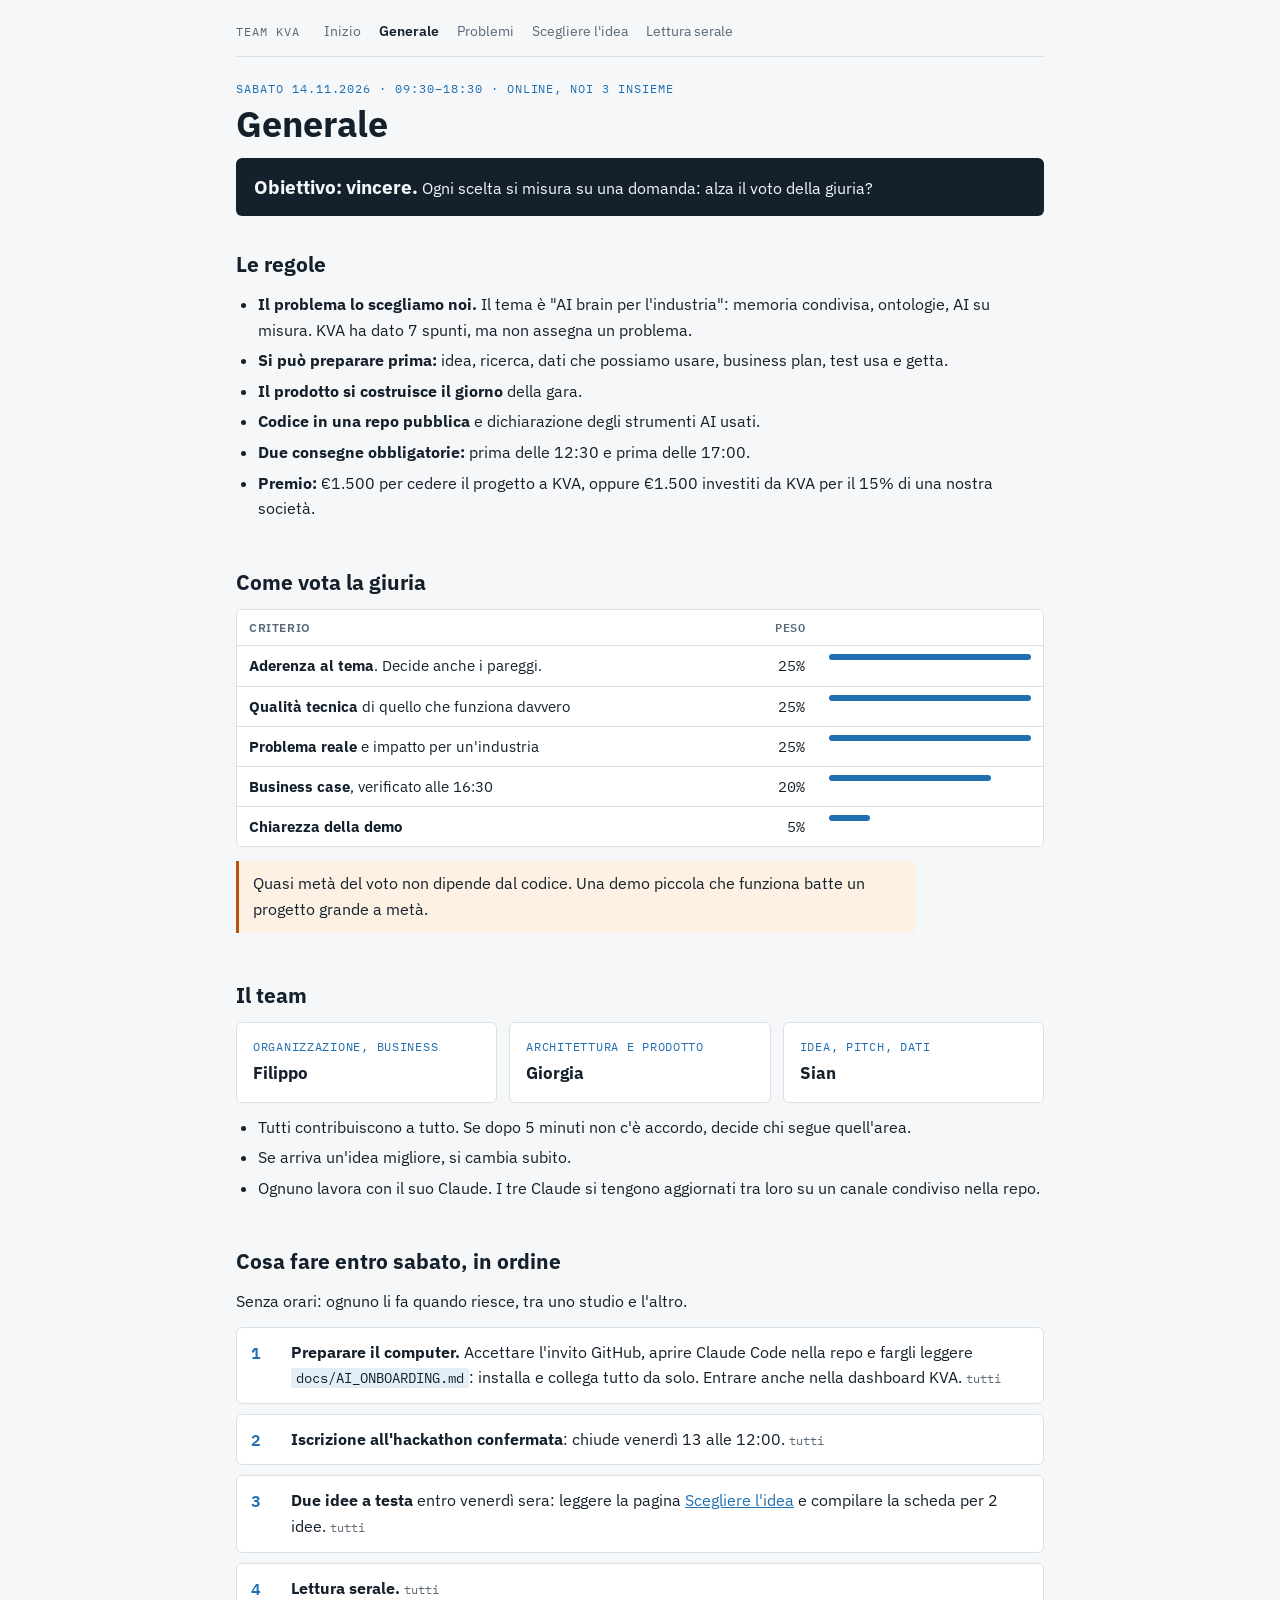
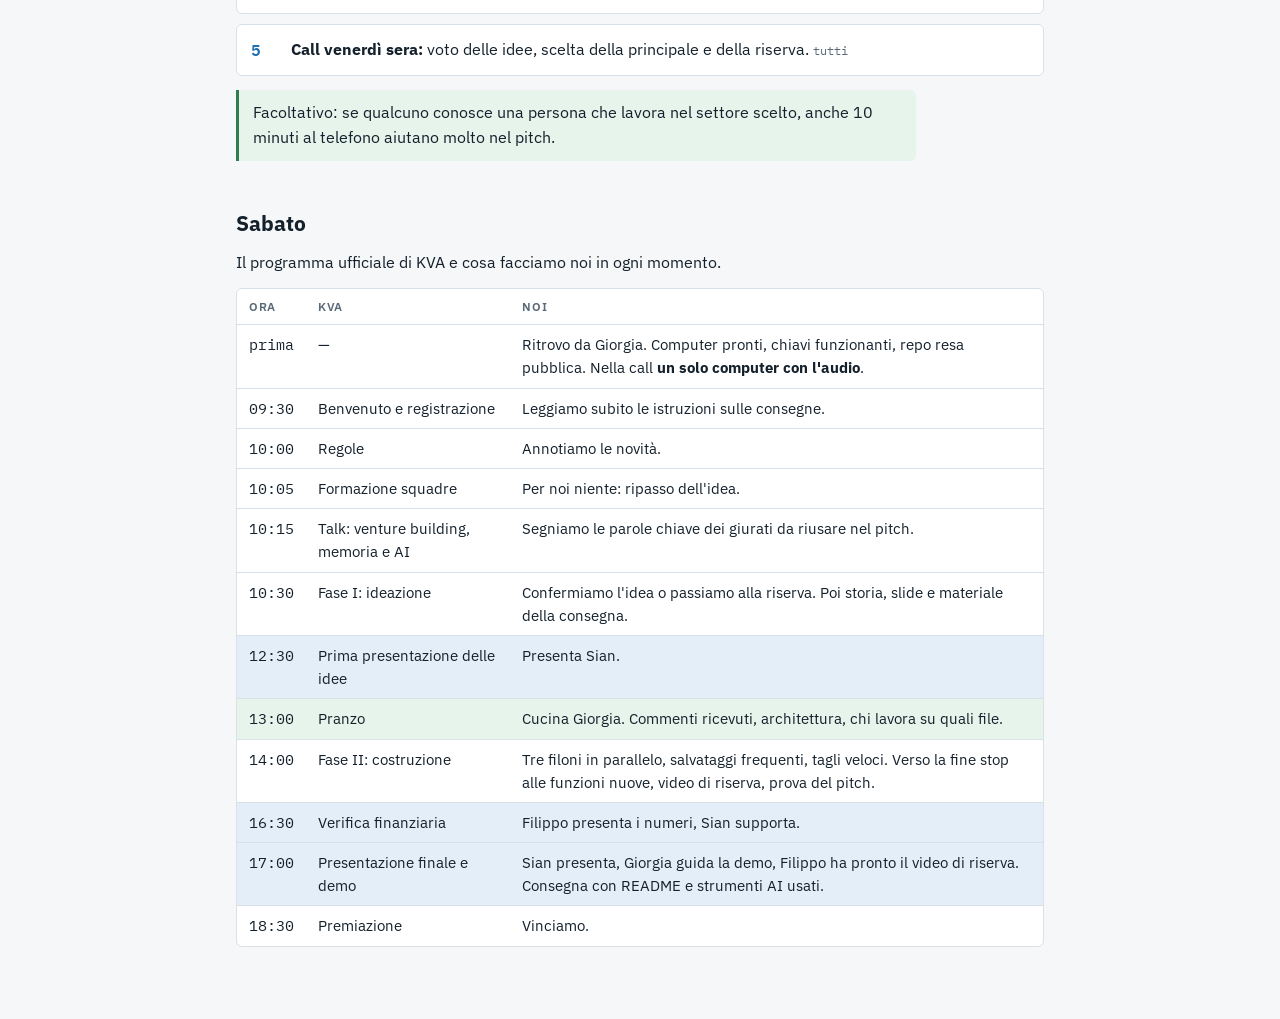
<file: docs/site/generale.html>
<!doctype html>
<html lang="it">
<head>
<meta charset="utf-8">
<meta name="viewport" content="width=device-width, initial-scale=1, viewport-fit=cover">
<title>Generale · Team KVA</title>
<link rel="stylesheet" href="https://fonts.googleapis.com/css2?family=IBM+Plex+Mono:wght@400;600&family=IBM+Plex+Sans:wght@400;500;600;700&display=swap">
<link rel="stylesheet" href="styles.css">
</head>
<body>
<div class="wrap">
  <nav class="top"><span class="brand">Team KVA</span><a href="index.html">Inizio</a><a href="generale.html" aria-current="page">Generale</a><a href="problemi.html">Problemi</a><a href="metodo.html">Scegliere l'idea</a><a href="lettura.html">Lettura serale</a></nav>
  <div class="eyebrow">Sabato 14.11.2026 · 09:30–18:30 · online, noi 3 insieme</div>
  <h1>Generale</h1>
  <div class="goal"><b>Obiettivo: vincere.</b> Ogni scelta si misura su una domanda: alza il voto della giuria?</div>

  <section>
    <h2>Le regole</h2>
    <ul>
      <li><b>Il problema lo scegliamo noi.</b> Il tema è "AI brain per l'industria": memoria condivisa, ontologie, AI su misura. KVA ha dato 7 spunti, ma non assegna un problema.</li>
      <li><b>Si può preparare prima:</b> idea, ricerca, dati che possiamo usare, business plan, test usa e getta.</li>
      <li><b>Il prodotto si costruisce il giorno</b> della gara.</li>
      <li><b>Codice in una repo pubblica</b> e dichiarazione degli strumenti AI usati.</li>
      <li><b>Due consegne obbligatorie:</b> prima delle 12:30 e prima delle 17:00.</li>
      <li><b>Premio:</b> €1.500 per cedere il progetto a KVA, oppure €1.500 investiti da KVA per il 15% di una nostra società.</li>
    </ul>
  </section>

  <section>
    <h2>Come vota la giuria</h2>
    <div class="tbl"><table>
      <tr><th>Criterio</th><th class="num">Peso</th><th style="width:28%"></th></tr>
      <tr><td><b>Aderenza al tema</b>. Decide anche i pareggi.</td><td class="num">25%</td><td><div class="bar" style="width:100%"></div></td></tr>
      <tr><td><b>Qualità tecnica</b> di quello che funziona davvero</td><td class="num">25%</td><td><div class="bar" style="width:100%"></div></td></tr>
      <tr><td><b>Problema reale</b> e impatto per un'industria</td><td class="num">25%</td><td><div class="bar" style="width:100%"></div></td></tr>
      <tr><td><b>Business case</b>, verificato alle 16:30</td><td class="num">20%</td><td><div class="bar" style="width:80%"></div></td></tr>
      <tr><td><b>Chiarezza della demo</b></td><td class="num">5%</td><td><div class="bar" style="width:20%"></div></td></tr>
    </table></div>
    <p class="note">Quasi metà del voto non dipende dal codice. Una demo piccola che funziona batte un progetto grande a metà.</p>
  </section>

  <section>
    <h2>Il team</h2>
    <div class="grid3">
      <div class="card"><span class="role">Organizzazione, business</span><b>Filippo</b></div>
      <div class="card"><span class="role">Architettura e prodotto</span><b>Giorgia</b></div>
      <div class="card"><span class="role">Idea, pitch, dati</span><b>Sian</b></div>
    </div>
    <ul>
      <li>Tutti contribuiscono a tutto. Se dopo 5 minuti non c'è accordo, decide chi segue quell'area.</li>
      <li>Se arriva un'idea migliore, si cambia subito.</li>
      <li>Ognuno lavora con il suo Claude. I tre Claude si tengono aggiornati tra loro su un canale condiviso nella repo.</li>
    </ul>
  </section>

  <section>
    <h2>Cosa fare entro sabato, in ordine</h2>
    <p>Senza orari: ognuno li fa quando riesce, tra uno studio e l'altro.</p>
    <ol class="steps">
      <li><div><b>Preparare il computer.</b> Accettare l'invito GitHub, aprire Claude Code nella repo e fargli leggere <code>docs/AI_ONBOARDING.md</code>: installa e collega tutto da solo. Entrare anche nella dashboard KVA. <span class="who">tutti</span></div></li>
      <li><div><b>Iscrizione all'hackathon confermata</b>: chiude venerdì 13 alle 12:00. <span class="who">tutti</span></div></li>
      <li><div><b>Due idee a testa</b> entro venerdì sera: leggere la pagina <a href="metodo.html">Scegliere l'idea</a> e compilare la scheda per 2 idee. <span class="who">tutti</span></div></li>
      <li><div><b>Lettura serale.</b> <span class="who">tutti</span></div></li>
      <li><div><b>Call venerdì sera:</b> voto delle idee, scelta della principale e della riserva. <span class="who">tutti</span></div></li>
    </ol>
    <p class="tip">Facoltativo: se qualcuno conosce una persona che lavora nel settore scelto, anche 10 minuti al telefono aiutano molto nel pitch.</p>
  </section>

  <section>
    <h2>Sabato</h2>
    <p>Il programma ufficiale di KVA e cosa facciamo noi in ogni momento.</p>
    <div class="tbl"><table>
      <tr><th>Ora</th><th>KVA</th><th>Noi</th></tr>
      <tr><td class="time">prima</td><td>—</td><td>Ritrovo da Giorgia. Computer pronti, chiavi funzionanti, repo resa pubblica. Nella call <b>un solo computer con l'audio</b>.</td></tr>
      <tr><td class="time">09:30</td><td>Benvenuto e registrazione</td><td>Leggiamo subito le istruzioni sulle consegne.</td></tr>
      <tr><td class="time">10:00</td><td>Regole</td><td>Annotiamo le novità.</td></tr>
      <tr><td class="time">10:05</td><td>Formazione squadre</td><td>Per noi niente: ripasso dell'idea.</td></tr>
      <tr><td class="time">10:15</td><td>Talk: venture building, memoria e AI</td><td>Segniamo le parole chiave dei giurati da riusare nel pitch.</td></tr>
      <tr><td class="time">10:30</td><td>Fase I: ideazione</td><td>Confermiamo l'idea o passiamo alla riserva. Poi storia, slide e materiale della consegna.</td></tr>
      <tr class="hot"><td class="time">12:30</td><td>Prima presentazione delle idee</td><td>Presenta Sian.</td></tr>
      <tr class="food"><td class="time">13:00</td><td>Pranzo</td><td>Cucina Giorgia. Commenti ricevuti, architettura, chi lavora su quali file.</td></tr>
      <tr><td class="time">14:00</td><td>Fase II: costruzione</td><td>Tre filoni in parallelo, salvataggi frequenti, tagli veloci. Verso la fine stop alle funzioni nuove, video di riserva, prova del pitch.</td></tr>
      <tr class="hot"><td class="time">16:30</td><td>Verifica finanziaria</td><td>Filippo presenta i numeri, Sian supporta.</td></tr>
      <tr class="hot"><td class="time">17:00</td><td>Presentazione finale e demo</td><td>Sian presenta, Giorgia guida la demo, Filippo ha pronto il video di riserva. Consegna con README e strumenti AI usati.</td></tr>
      <tr><td class="time">18:30</td><td>Premiazione</td><td>Vinciamo.</td></tr>
    </table></div>
  </section>
</div>
</body>
</html>
</file>
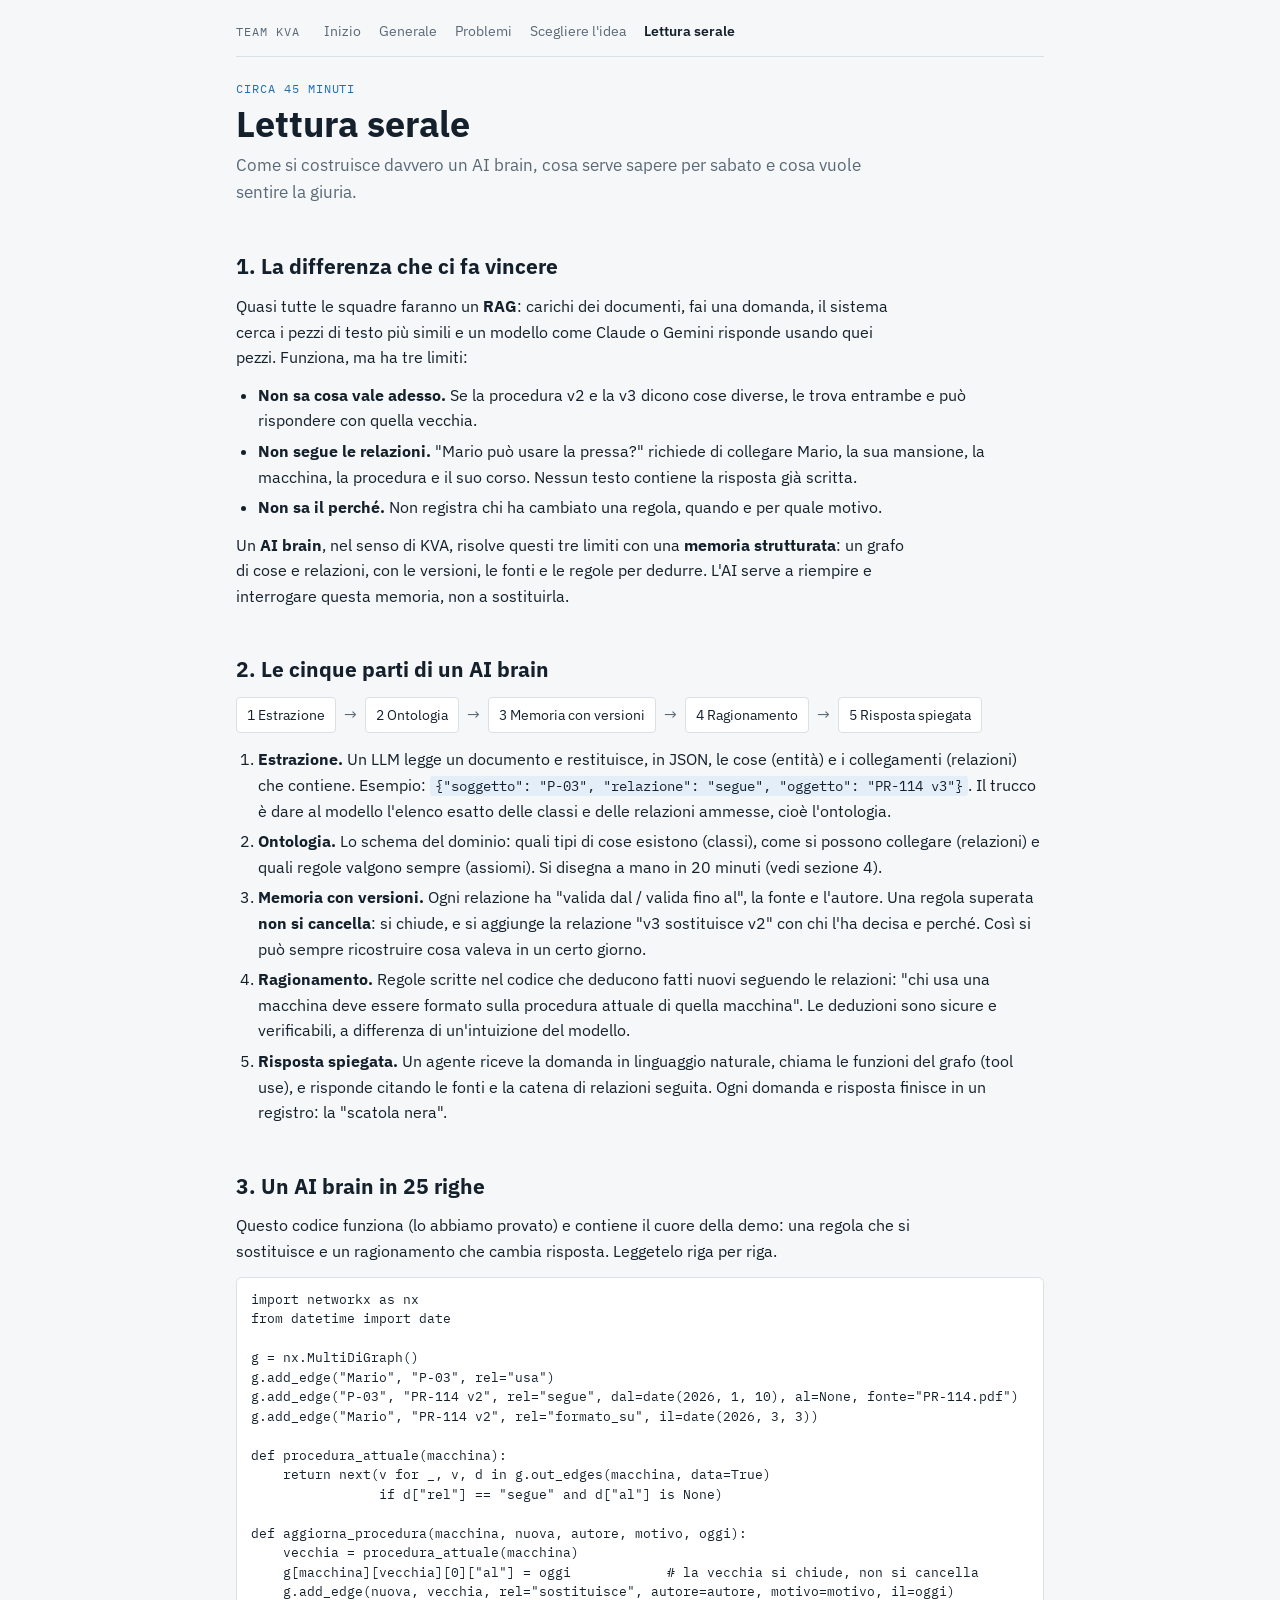
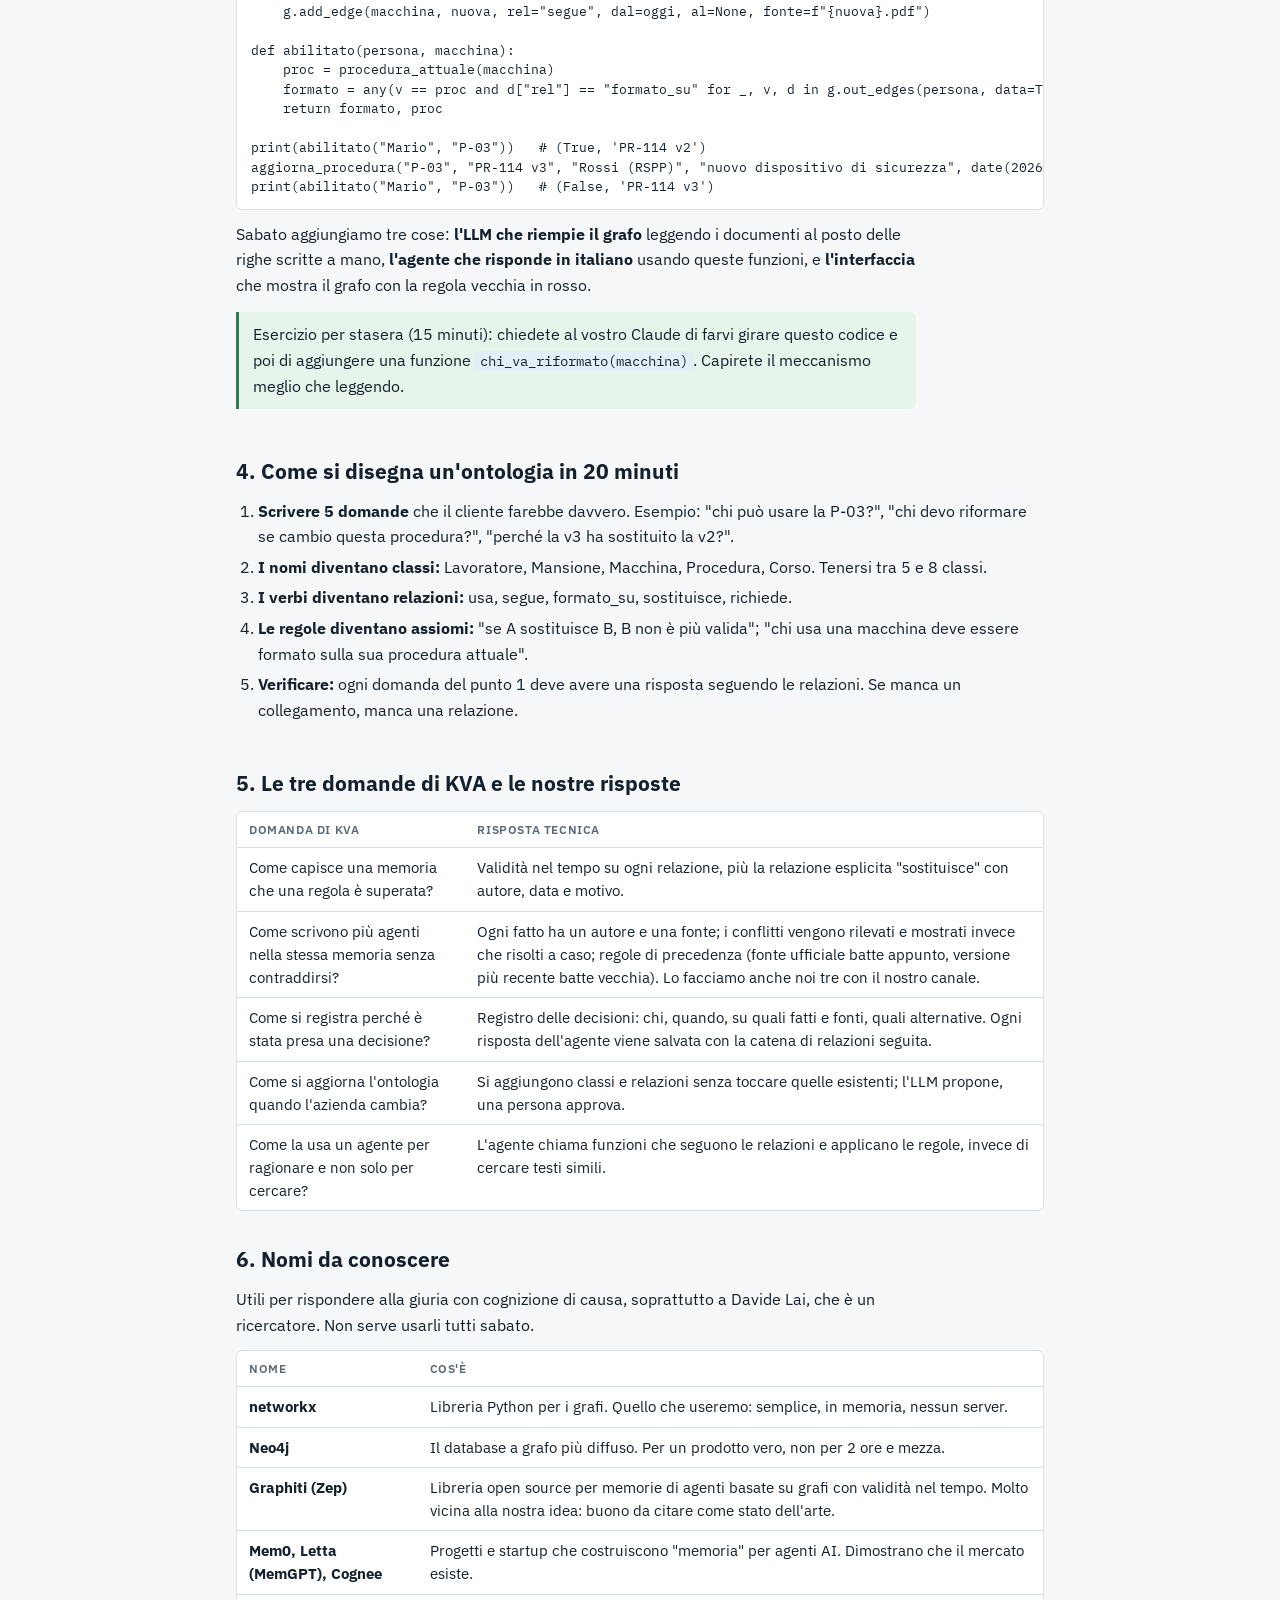
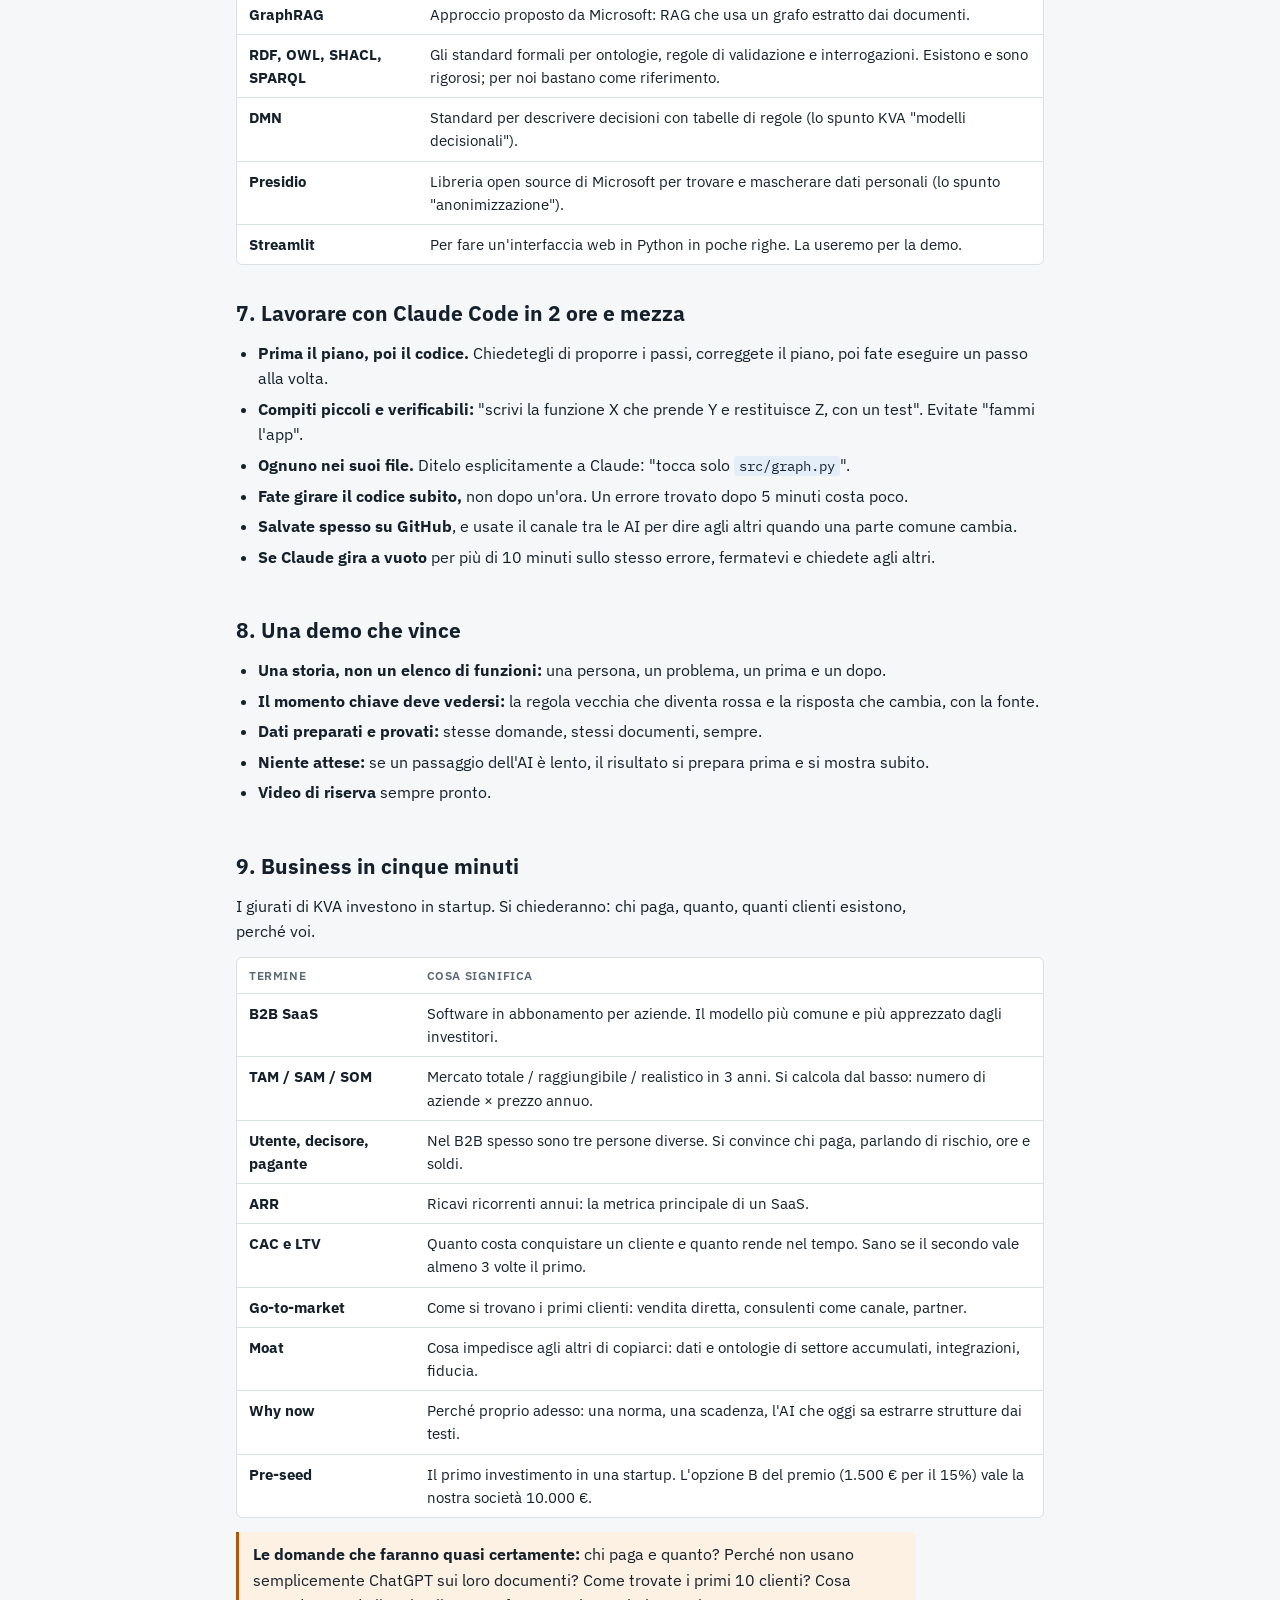
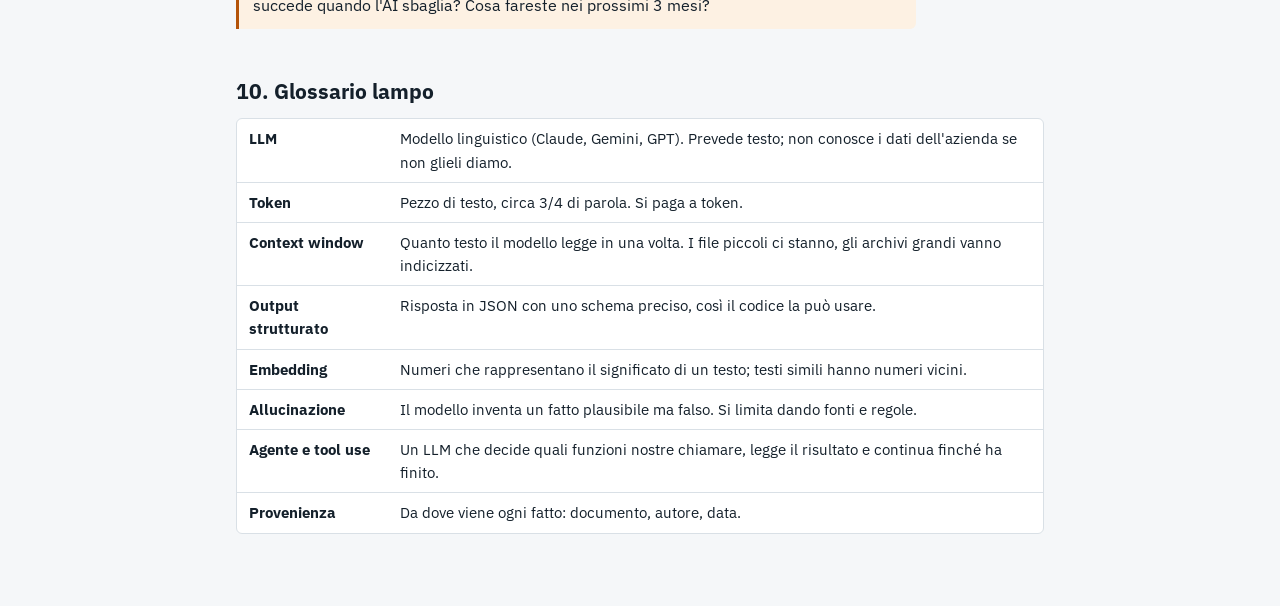
<file: docs/site/lettura.html>
<!doctype html>
<html lang="it">
<head>
<meta charset="utf-8">
<meta name="viewport" content="width=device-width, initial-scale=1, viewport-fit=cover">
<title>Lettura serale · Team KVA</title>
<link rel="stylesheet" href="https://fonts.googleapis.com/css2?family=IBM+Plex+Mono:wght@400;600&family=IBM+Plex+Sans:wght@400;500;600;700&display=swap">
<link rel="stylesheet" href="styles.css">
</head>
<body>
<div class="wrap">
  <nav class="top"><span class="brand">Team KVA</span><a href="index.html">Inizio</a><a href="generale.html">Generale</a><a href="problemi.html">Problemi</a><a href="metodo.html">Scegliere l'idea</a><a href="lettura.html" aria-current="page">Lettura serale</a></nav>
  <div class="eyebrow">Circa 45 minuti</div>
  <h1>Lettura serale</h1>
  <p class="lede">Come si costruisce davvero un AI brain, cosa serve sapere per sabato e cosa vuole sentire la giuria.</p>

  <section>
    <h2>1. La differenza che ci fa vincere</h2>
    <p>Quasi tutte le squadre faranno un <b>RAG</b>: carichi dei documenti, fai una domanda, il sistema cerca i pezzi di testo più simili e un modello come Claude o Gemini risponde usando quei pezzi. Funziona, ma ha tre limiti:</p>
    <ul>
      <li><b>Non sa cosa vale adesso.</b> Se la procedura v2 e la v3 dicono cose diverse, le trova entrambe e può rispondere con quella vecchia.</li>
      <li><b>Non segue le relazioni.</b> "Mario può usare la pressa?" richiede di collegare Mario, la sua mansione, la macchina, la procedura e il suo corso. Nessun testo contiene la risposta già scritta.</li>
      <li><b>Non sa il perché.</b> Non registra chi ha cambiato una regola, quando e per quale motivo.</li>
    </ul>
    <p>Un <b>AI brain</b>, nel senso di KVA, risolve questi tre limiti con una <b>memoria strutturata</b>: un grafo di cose e relazioni, con le versioni, le fonti e le regole per dedurre. L'AI serve a riempire e interrogare questa memoria, non a sostituirla.</p>
  </section>

  <section>
    <h2>2. Le cinque parti di un AI brain</h2>
    <div class="flow"><span>1 Estrazione</span><i>→</i><span>2 Ontologia</span><i>→</i><span>3 Memoria con versioni</span><i>→</i><span>4 Ragionamento</span><i>→</i><span>5 Risposta spiegata</span></div>
    <ol>
      <li><b>Estrazione.</b> Un LLM legge un documento e restituisce, in JSON, le cose (entità) e i collegamenti (relazioni) che contiene. Esempio: <code>{"soggetto": "P-03", "relazione": "segue", "oggetto": "PR-114 v3"}</code>. Il trucco è dare al modello l'elenco esatto delle classi e delle relazioni ammesse, cioè l'ontologia.</li>
      <li><b>Ontologia.</b> Lo schema del dominio: quali tipi di cose esistono (classi), come si possono collegare (relazioni) e quali regole valgono sempre (assiomi). Si disegna a mano in 20 minuti (vedi sezione 4).</li>
      <li><b>Memoria con versioni.</b> Ogni relazione ha "valida dal / valida fino al", la fonte e l'autore. Una regola superata <b>non si cancella</b>: si chiude, e si aggiunge la relazione "v3 sostituisce v2" con chi l'ha decisa e perché. Così si può sempre ricostruire cosa valeva in un certo giorno.</li>
      <li><b>Ragionamento.</b> Regole scritte nel codice che deducono fatti nuovi seguendo le relazioni: "chi usa una macchina deve essere formato sulla procedura attuale di quella macchina". Le deduzioni sono sicure e verificabili, a differenza di un'intuizione del modello.</li>
      <li><b>Risposta spiegata.</b> Un agente riceve la domanda in linguaggio naturale, chiama le funzioni del grafo (tool use), e risponde citando le fonti e la catena di relazioni seguita. Ogni domanda e risposta finisce in un registro: la "scatola nera".</li>
    </ol>
  </section>

  <section>
    <h2>3. Un AI brain in 25 righe</h2>
    <p>Questo codice funziona (lo abbiamo provato) e contiene il cuore della demo: una regola che si sostituisce e un ragionamento che cambia risposta. Leggetelo riga per riga.</p>
<pre>import networkx as nx
from datetime import date

g = nx.MultiDiGraph()
g.add_edge("Mario", "P-03", rel="usa")
g.add_edge("P-03", "PR-114 v2", rel="segue", dal=date(2026, 1, 10), al=None, fonte="PR-114.pdf")
g.add_edge("Mario", "PR-114 v2", rel="formato_su", il=date(2026, 3, 3))

def procedura_attuale(macchina):
    return next(v for _, v, d in g.out_edges(macchina, data=True)
                if d["rel"] == "segue" and d["al"] is None)

def aggiorna_procedura(macchina, nuova, autore, motivo, oggi):
    vecchia = procedura_attuale(macchina)
    g[macchina][vecchia][0]["al"] = oggi            # la vecchia si chiude, non si cancella
    g.add_edge(nuova, vecchia, rel="sostituisce", autore=autore, motivo=motivo, il=oggi)
    g.add_edge(macchina, nuova, rel="segue", dal=oggi, al=None, fonte=f"{nuova}.pdf")

def abilitato(persona, macchina):
    proc = procedura_attuale(macchina)
    formato = any(v == proc and d["rel"] == "formato_su" for _, v, d in g.out_edges(persona, data=True))
    return formato, proc

print(abilitato("Mario", "P-03"))   # (True, 'PR-114 v2')
aggiorna_procedura("P-03", "PR-114 v3", "Rossi (RSPP)", "nuovo dispositivo di sicurezza", date(2026, 11, 10))
print(abilitato("Mario", "P-03"))   # (False, 'PR-114 v3')</pre>
    <p>Sabato aggiungiamo tre cose: <b>l'LLM che riempie il grafo</b> leggendo i documenti al posto delle righe scritte a mano, <b>l'agente che risponde in italiano</b> usando queste funzioni, e <b>l'interfaccia</b> che mostra il grafo con la regola vecchia in rosso.</p>
    <p class="tip">Esercizio per stasera (15 minuti): chiedete al vostro Claude di farvi girare questo codice e poi di aggiungere una funzione <code>chi_va_riformato(macchina)</code>. Capirete il meccanismo meglio che leggendo.</p>
  </section>

  <section>
    <h2>4. Come si disegna un'ontologia in 20 minuti</h2>
    <ol>
      <li><b>Scrivere 5 domande</b> che il cliente farebbe davvero. Esempio: "chi può usare la P-03?", "chi devo riformare se cambio questa procedura?", "perché la v3 ha sostituito la v2?".</li>
      <li><b>I nomi diventano classi:</b> Lavoratore, Mansione, Macchina, Procedura, Corso. Tenersi tra 5 e 8 classi.</li>
      <li><b>I verbi diventano relazioni:</b> usa, segue, formato_su, sostituisce, richiede.</li>
      <li><b>Le regole diventano assiomi:</b> "se A sostituisce B, B non è più valida"; "chi usa una macchina deve essere formato sulla sua procedura attuale".</li>
      <li><b>Verificare:</b> ogni domanda del punto 1 deve avere una risposta seguendo le relazioni. Se manca un collegamento, manca una relazione.</li>
    </ol>
  </section>

  <section>
    <h2>5. Le tre domande di KVA e le nostre risposte</h2>
    <div class="tbl"><table>
      <tr><th>Domanda di KVA</th><th>Risposta tecnica</th></tr>
      <tr><td>Come capisce una memoria che una regola è superata?</td><td>Validità nel tempo su ogni relazione, più la relazione esplicita "sostituisce" con autore, data e motivo.</td></tr>
      <tr><td>Come scrivono più agenti nella stessa memoria senza contraddirsi?</td><td>Ogni fatto ha un autore e una fonte; i conflitti vengono rilevati e mostrati invece che risolti a caso; regole di precedenza (fonte ufficiale batte appunto, versione più recente batte vecchia). Lo facciamo anche noi tre con il nostro canale.</td></tr>
      <tr><td>Come si registra perché è stata presa una decisione?</td><td>Registro delle decisioni: chi, quando, su quali fatti e fonti, quali alternative. Ogni risposta dell'agente viene salvata con la catena di relazioni seguita.</td></tr>
      <tr><td>Come si aggiorna l'ontologia quando l'azienda cambia?</td><td>Si aggiungono classi e relazioni senza toccare quelle esistenti; l'LLM propone, una persona approva.</td></tr>
      <tr><td>Come la usa un agente per ragionare e non solo per cercare?</td><td>L'agente chiama funzioni che seguono le relazioni e applicano le regole, invece di cercare testi simili.</td></tr>
    </table></div>
  </section>

  <section>
    <h2>6. Nomi da conoscere</h2>
    <p>Utili per rispondere alla giuria con cognizione di causa, soprattutto a Davide Lai, che è un ricercatore. Non serve usarli tutti sabato.</p>
    <div class="tbl"><table>
      <tr><th>Nome</th><th>Cos'è</th></tr>
      <tr><td><b>networkx</b></td><td>Libreria Python per i grafi. Quello che useremo: semplice, in memoria, nessun server.</td></tr>
      <tr><td><b>Neo4j</b></td><td>Il database a grafo più diffuso. Per un prodotto vero, non per 2 ore e mezza.</td></tr>
      <tr><td><b>Graphiti (Zep)</b></td><td>Libreria open source per memorie di agenti basate su grafi con validità nel tempo. Molto vicina alla nostra idea: buono da citare come stato dell'arte.</td></tr>
      <tr><td><b>Mem0, Letta (MemGPT), Cognee</b></td><td>Progetti e startup che costruiscono "memoria" per agenti AI. Dimostrano che il mercato esiste.</td></tr>
      <tr><td><b>GraphRAG</b></td><td>Approccio proposto da Microsoft: RAG che usa un grafo estratto dai documenti.</td></tr>
      <tr><td><b>RDF, OWL, SHACL, SPARQL</b></td><td>Gli standard formali per ontologie, regole di validazione e interrogazioni. Esistono e sono rigorosi; per noi bastano come riferimento.</td></tr>
      <tr><td><b>DMN</b></td><td>Standard per descrivere decisioni con tabelle di regole (lo spunto KVA "modelli decisionali").</td></tr>
      <tr><td><b>Presidio</b></td><td>Libreria open source di Microsoft per trovare e mascherare dati personali (lo spunto "anonimizzazione").</td></tr>
      <tr><td><b>Streamlit</b></td><td>Per fare un'interfaccia web in Python in poche righe. La useremo per la demo.</td></tr>
    </table></div>
  </section>

  <section>
    <h2>7. Lavorare con Claude Code in 2 ore e mezza</h2>
    <ul>
      <li><b>Prima il piano, poi il codice.</b> Chiedetegli di proporre i passi, correggete il piano, poi fate eseguire un passo alla volta.</li>
      <li><b>Compiti piccoli e verificabili:</b> "scrivi la funzione X che prende Y e restituisce Z, con un test". Evitate "fammi l'app".</li>
      <li><b>Ognuno nei suoi file.</b> Ditelo esplicitamente a Claude: "tocca solo <code>src/graph.py</code>".</li>
      <li><b>Fate girare il codice subito,</b> non dopo un'ora. Un errore trovato dopo 5 minuti costa poco.</li>
      <li><b>Salvate spesso su GitHub</b>, e usate il canale tra le AI per dire agli altri quando una parte comune cambia.</li>
      <li><b>Se Claude gira a vuoto</b> per più di 10 minuti sullo stesso errore, fermatevi e chiedete agli altri.</li>
    </ul>
  </section>

  <section>
    <h2>8. Una demo che vince</h2>
    <ul>
      <li><b>Una storia, non un elenco di funzioni:</b> una persona, un problema, un prima e un dopo.</li>
      <li><b>Il momento chiave deve vedersi:</b> la regola vecchia che diventa rossa e la risposta che cambia, con la fonte.</li>
      <li><b>Dati preparati e provati:</b> stesse domande, stessi documenti, sempre.</li>
      <li><b>Niente attese:</b> se un passaggio dell'AI è lento, il risultato si prepara prima e si mostra subito.</li>
      <li><b>Video di riserva</b> sempre pronto.</li>
    </ul>
  </section>

  <section>
    <h2>9. Business in cinque minuti</h2>
    <p>I giurati di KVA investono in startup. Si chiederanno: chi paga, quanto, quanti clienti esistono, perché voi.</p>
    <div class="tbl"><table>
      <tr><th>Termine</th><th>Cosa significa</th></tr>
      <tr><td><b>B2B SaaS</b></td><td>Software in abbonamento per aziende. Il modello più comune e più apprezzato dagli investitori.</td></tr>
      <tr><td><b>TAM / SAM / SOM</b></td><td>Mercato totale / raggiungibile / realistico in 3 anni. Si calcola dal basso: numero di aziende × prezzo annuo.</td></tr>
      <tr><td><b>Utente, decisore, pagante</b></td><td>Nel B2B spesso sono tre persone diverse. Si convince chi paga, parlando di rischio, ore e soldi.</td></tr>
      <tr><td><b>ARR</b></td><td>Ricavi ricorrenti annui: la metrica principale di un SaaS.</td></tr>
      <tr><td><b>CAC e LTV</b></td><td>Quanto costa conquistare un cliente e quanto rende nel tempo. Sano se il secondo vale almeno 3 volte il primo.</td></tr>
      <tr><td><b>Go-to-market</b></td><td>Come si trovano i primi clienti: vendita diretta, consulenti come canale, partner.</td></tr>
      <tr><td><b>Moat</b></td><td>Cosa impedisce agli altri di copiarci: dati e ontologie di settore accumulati, integrazioni, fiducia.</td></tr>
      <tr><td><b>Why now</b></td><td>Perché proprio adesso: una norma, una scadenza, l'AI che oggi sa estrarre strutture dai testi.</td></tr>
      <tr><td><b>Pre-seed</b></td><td>Il primo investimento in una startup. L'opzione B del premio (1.500 € per il 15%) vale la nostra società 10.000 €.</td></tr>
    </table></div>
    <p class="note"><b>Le domande che faranno quasi certamente:</b> chi paga e quanto? Perché non usano semplicemente ChatGPT sui loro documenti? Come trovate i primi 10 clienti? Cosa succede quando l'AI sbaglia? Cosa fareste nei prossimi 3 mesi?</p>
  </section>

  <section>
    <h2>10. Glossario lampo</h2>
    <div class="tbl"><table>
      <tr><td><b>LLM</b></td><td>Modello linguistico (Claude, Gemini, GPT). Prevede testo; non conosce i dati dell'azienda se non glieli diamo.</td></tr>
      <tr><td><b>Token</b></td><td>Pezzo di testo, circa 3/4 di parola. Si paga a token.</td></tr>
      <tr><td><b>Context window</b></td><td>Quanto testo il modello legge in una volta. I file piccoli ci stanno, gli archivi grandi vanno indicizzati.</td></tr>
      <tr><td><b>Output strutturato</b></td><td>Risposta in JSON con uno schema preciso, così il codice la può usare.</td></tr>
      <tr><td><b>Embedding</b></td><td>Numeri che rappresentano il significato di un testo; testi simili hanno numeri vicini.</td></tr>
      <tr><td><b>Allucinazione</b></td><td>Il modello inventa un fatto plausibile ma falso. Si limita dando fonti e regole.</td></tr>
      <tr><td><b>Agente e tool use</b></td><td>Un LLM che decide quali funzioni nostre chiamare, legge il risultato e continua finché ha finito.</td></tr>
      <tr><td><b>Provenienza</b></td><td>Da dove viene ogni fatto: documento, autore, data.</td></tr>
    </table></div>
  </section>
</div>
</body>
</html>
</file>
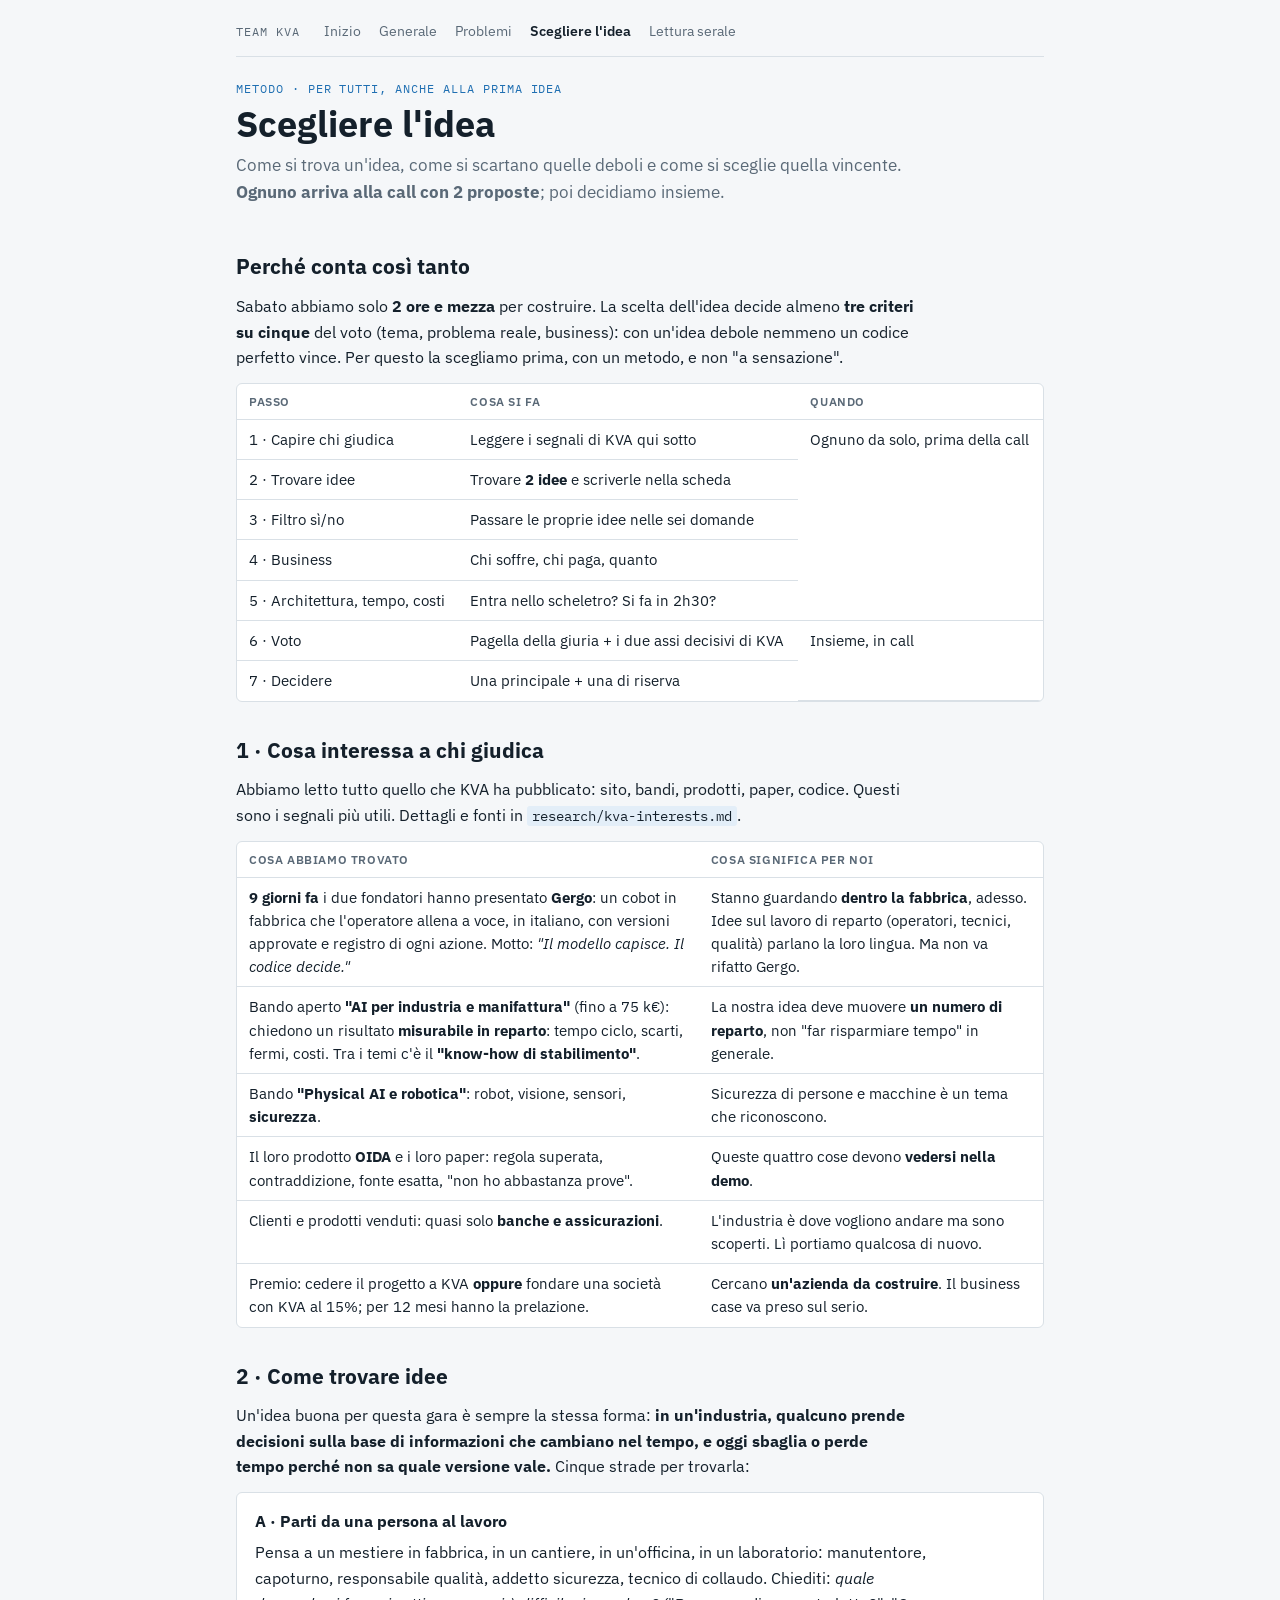
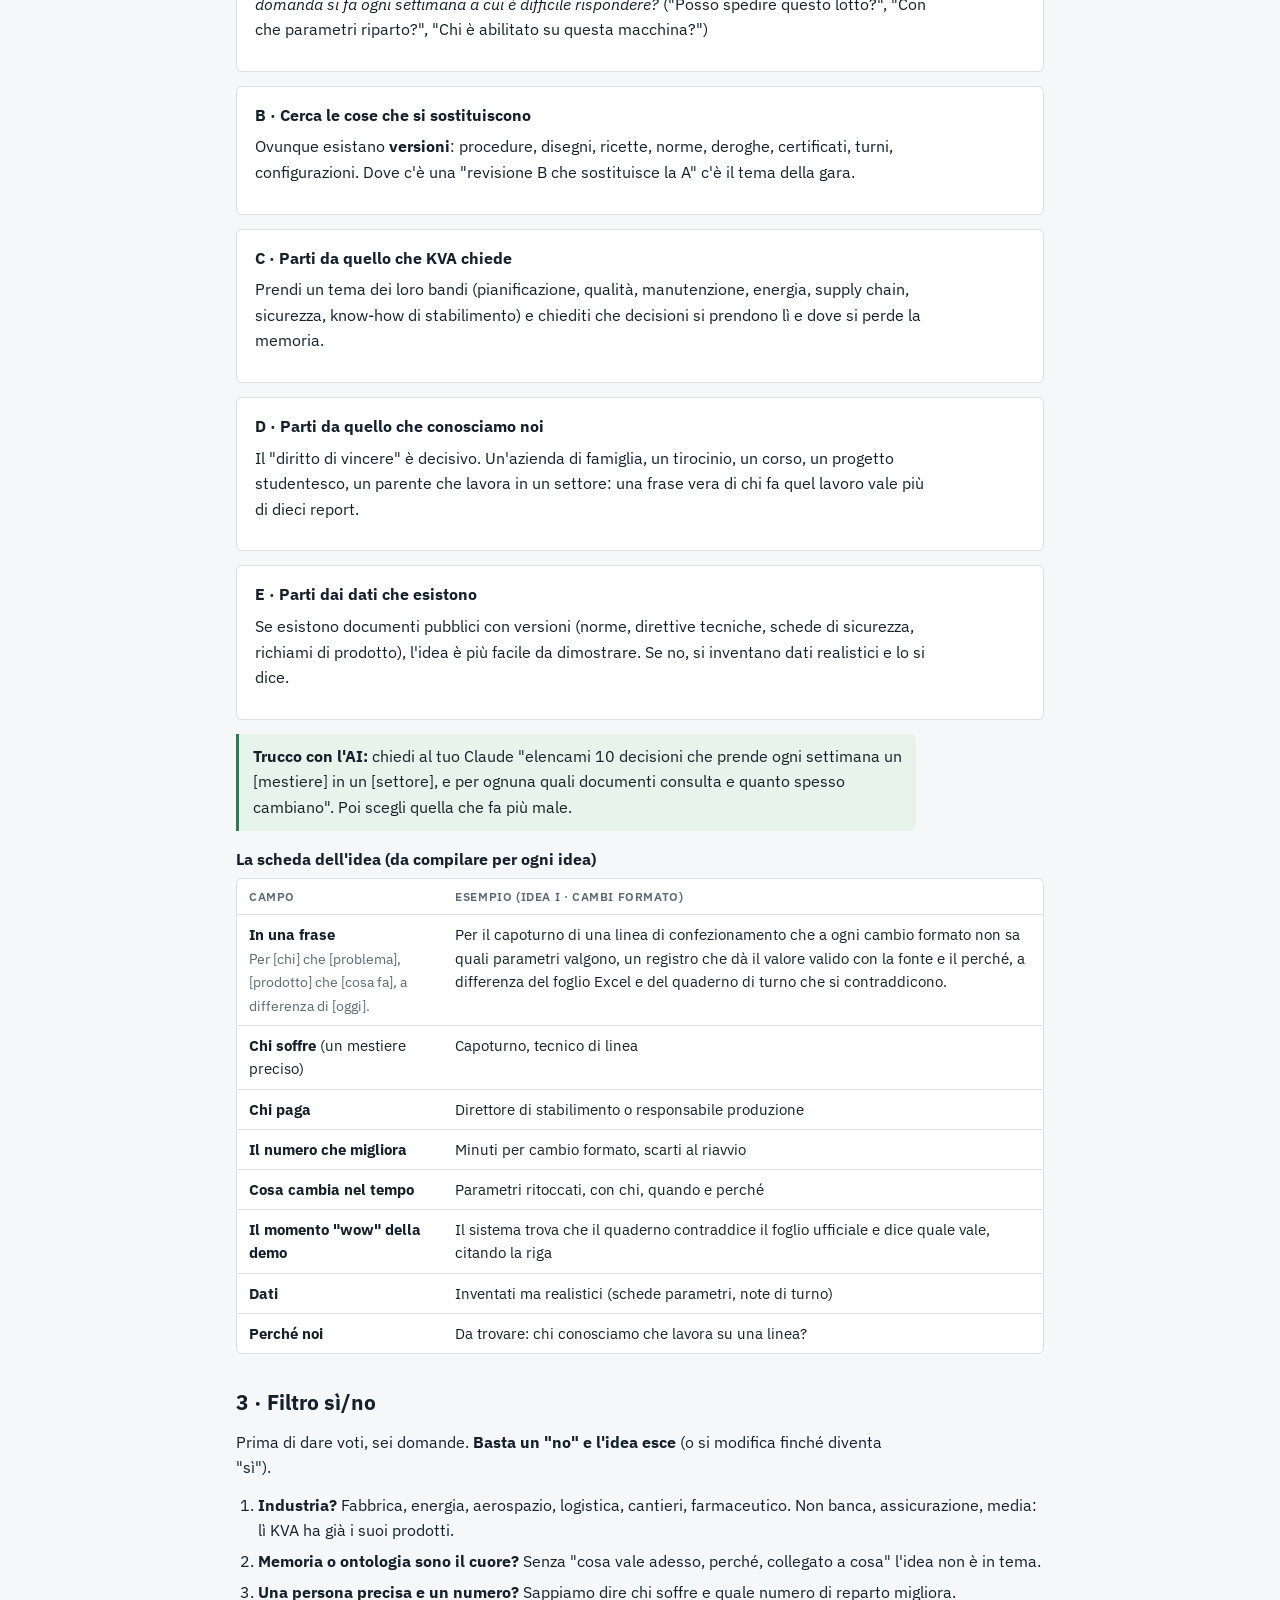
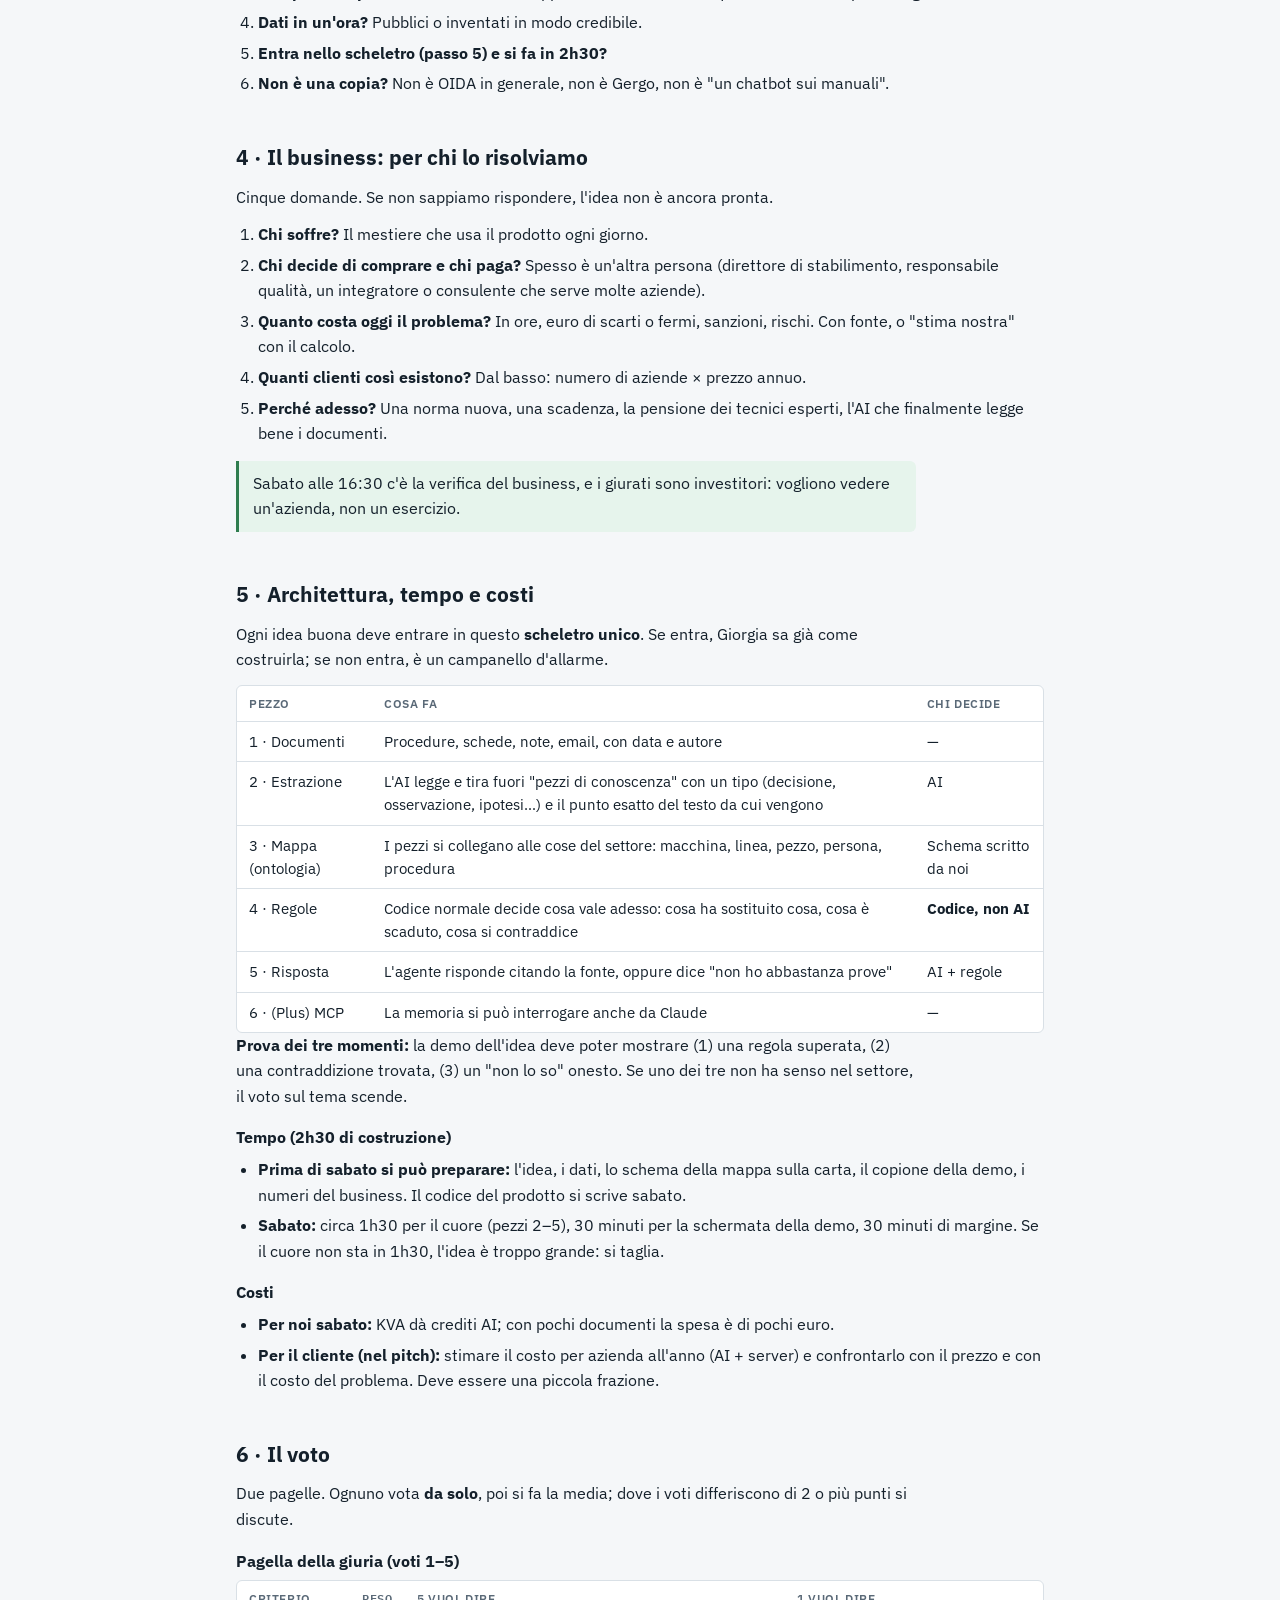
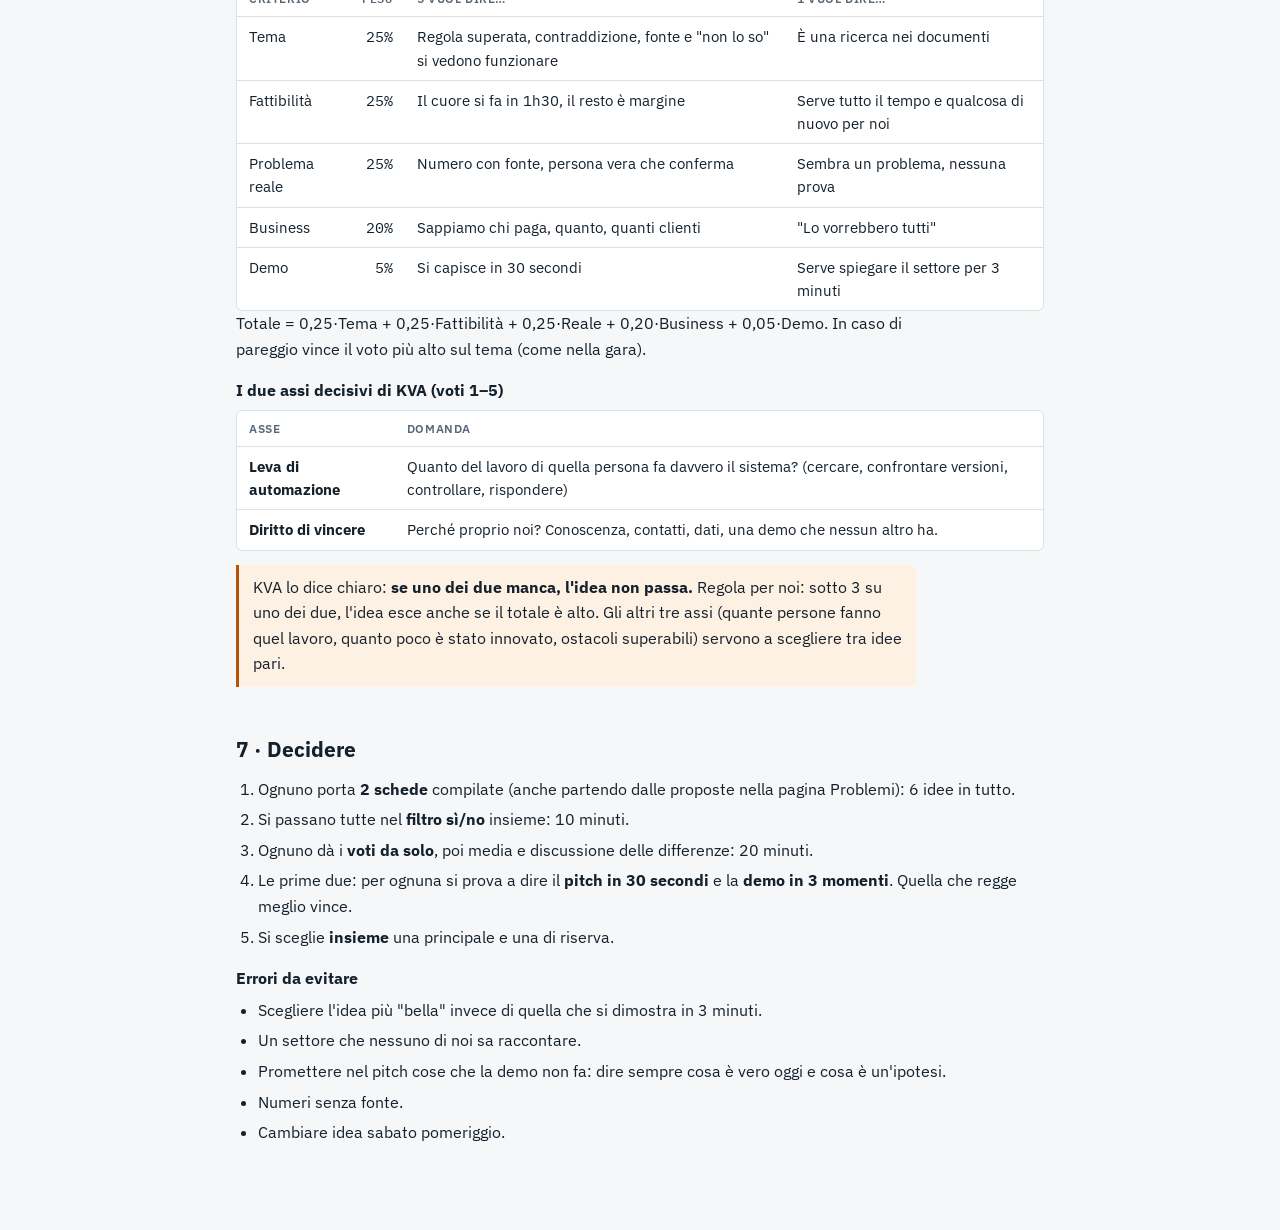
<file: docs/site/metodo.html>
<!doctype html>
<html lang="it">
<head>
<meta charset="utf-8">
<meta name="viewport" content="width=device-width, initial-scale=1, viewport-fit=cover">
<title>Scegliere l'idea · Team KVA</title>
<link rel="stylesheet" href="https://fonts.googleapis.com/css2?family=IBM+Plex+Mono:wght@400;600&family=IBM+Plex+Sans:wght@400;500;600;700&display=swap">
<link rel="stylesheet" href="styles.css">
</head>
<body>
<div class="wrap">
  <nav class="top"><span class="brand">Team KVA</span><a href="index.html">Inizio</a><a href="generale.html">Generale</a><a href="problemi.html">Problemi</a><a href="metodo.html" aria-current="page">Scegliere l'idea</a><a href="lettura.html">Lettura serale</a></nav>
  <div class="eyebrow">Metodo · per tutti, anche alla prima idea</div>
  <h1>Scegliere l'idea</h1>
  <p class="lede">Come si trova un'idea, come si scartano quelle deboli e come si sceglie quella vincente. <b>Ognuno arriva alla call con 2 proposte</b>; poi decidiamo insieme.</p>

  <section>
    <h2>Perché conta così tanto</h2>
    <p>Sabato abbiamo solo <b>2 ore e mezza</b> per costruire. La scelta dell'idea decide almeno <b>tre criteri su cinque</b> del voto (tema, problema reale, business): con un'idea debole nemmeno un codice perfetto vince. Per questo la scegliamo prima, con un metodo, e non "a sensazione".</p>
    <div class="tbl"><table>
      <tr><th>Passo</th><th>Cosa si fa</th><th>Quando</th></tr>
      <tr><td>1 · Capire chi giudica</td><td>Leggere i segnali di KVA qui sotto</td><td rowspan="5">Ognuno da solo, prima della call</td></tr>
      <tr><td>2 · Trovare idee</td><td>Trovare <b>2 idee</b> e scriverle nella scheda</td></tr>
      <tr><td>3 · Filtro sì/no</td><td>Passare le proprie idee nelle sei domande</td></tr>
      <tr><td>4 · Business</td><td>Chi soffre, chi paga, quanto</td></tr>
      <tr><td>5 · Architettura, tempo, costi</td><td>Entra nello scheletro? Si fa in 2h30?</td></tr>
      <tr><td>6 · Voto</td><td>Pagella della giuria + i due assi decisivi di KVA</td><td rowspan="2">Insieme, in call</td></tr>
      <tr><td>7 · Decidere</td><td>Una principale + una di riserva</td></tr>
    </table></div>
  </section>

  <section>
    <h2>1 · Cosa interessa a chi giudica</h2>
    <p>Abbiamo letto tutto quello che KVA ha pubblicato: sito, bandi, prodotti, paper, codice. Questi sono i segnali più utili. Dettagli e fonti in <code>research/kva-interests.md</code>.</p>
    <div class="tbl"><table>
      <tr><th>Cosa abbiamo trovato</th><th>Cosa significa per noi</th></tr>
      <tr><td><b>9 giorni fa</b> i due fondatori hanno presentato <b>Gergo</b>: un cobot in fabbrica che l'operatore allena a voce, in italiano, con versioni approvate e registro di ogni azione. Motto: <i>"Il modello capisce. Il codice decide."</i></td><td>Stanno guardando <b>dentro la fabbrica</b>, adesso. Idee sul lavoro di reparto (operatori, tecnici, qualità) parlano la loro lingua. Ma non va rifatto Gergo.</td></tr>
      <tr><td>Bando aperto <b>"AI per industria e manifattura"</b> (fino a 75 k€): chiedono un risultato <b>misurabile in reparto</b>: tempo ciclo, scarti, fermi, costi. Tra i temi c'è il <b>"know-how di stabilimento"</b>.</td><td>La nostra idea deve muovere <b>un numero di reparto</b>, non "far risparmiare tempo" in generale.</td></tr>
      <tr><td>Bando <b>"Physical AI e robotica"</b>: robot, visione, sensori, <b>sicurezza</b>.</td><td>Sicurezza di persone e macchine è un tema che riconoscono.</td></tr>
      <tr><td>Il loro prodotto <b>OIDA</b> e i loro paper: regola superata, contraddizione, fonte esatta, "non ho abbastanza prove".</td><td>Queste quattro cose devono <b>vedersi nella demo</b>.</td></tr>
      <tr><td>Clienti e prodotti venduti: quasi solo <b>banche e assicurazioni</b>.</td><td>L'industria è dove vogliono andare ma sono scoperti. Lì portiamo qualcosa di nuovo.</td></tr>
      <tr><td>Premio: cedere il progetto a KVA <b>oppure</b> fondare una società con KVA al 15%; per 12 mesi hanno la prelazione.</td><td>Cercano <b>un'azienda da costruire</b>. Il business case va preso sul serio.</td></tr>
    </table></div>
  </section>

  <section>
    <h2>2 · Come trovare idee</h2>
    <p>Un'idea buona per questa gara è sempre la stessa forma: <b>in un'industria, qualcuno prende decisioni sulla base di informazioni che cambiano nel tempo, e oggi sbaglia o perde tempo perché non sa quale versione vale.</b> Cinque strade per trovarla:</p>
    <div class="prob">
      <h3>A · Parti da una persona al lavoro</h3>
      <p>Pensa a un mestiere in fabbrica, in un cantiere, in un'officina, in un laboratorio: manutentore, capoturno, responsabile qualità, addetto sicurezza, tecnico di collaudo. Chiediti: <i>quale domanda si fa ogni settimana a cui è difficile rispondere?</i> ("Posso spedire questo lotto?", "Con che parametri riparto?", "Chi è abilitato su questa macchina?")</p>
    </div>
    <div class="prob">
      <h3>B · Cerca le cose che si sostituiscono</h3>
      <p>Ovunque esistano <b>versioni</b>: procedure, disegni, ricette, norme, deroghe, certificati, turni, configurazioni. Dove c'è una "revisione B che sostituisce la A" c'è il tema della gara.</p>
    </div>
    <div class="prob">
      <h3>C · Parti da quello che KVA chiede</h3>
      <p>Prendi un tema dei loro bandi (pianificazione, qualità, manutenzione, energia, supply chain, sicurezza, know-how di stabilimento) e chiediti che decisioni si prendono lì e dove si perde la memoria.</p>
    </div>
    <div class="prob">
      <h3>D · Parti da quello che conosciamo noi</h3>
      <p>Il "diritto di vincere" è decisivo. Un'azienda di famiglia, un tirocinio, un corso, un progetto studentesco, un parente che lavora in un settore: una frase vera di chi fa quel lavoro vale più di dieci report.</p>
    </div>
    <div class="prob">
      <h3>E · Parti dai dati che esistono</h3>
      <p>Se esistono documenti pubblici con versioni (norme, direttive tecniche, schede di sicurezza, richiami di prodotto), l'idea è più facile da dimostrare. Se no, si inventano dati realistici e lo si dice.</p>
    </div>
    <p class="tip"><b>Trucco con l'AI:</b> chiedi al tuo Claude "elencami 10 decisioni che prende ogni settimana un [mestiere] in un [settore], e per ognuna quali documenti consulta e quanto spesso cambiano". Poi scegli quella che fa più male.</p>

    <h3>La scheda dell'idea (da compilare per ogni idea)</h3>
    <div class="tbl"><table>
      <tr><th>Campo</th><th>Esempio (idea I · cambi formato)</th></tr>
      <tr><td><b>In una frase</b><br><span class="muted">Per [chi] che [problema], [prodotto] che [cosa fa], a differenza di [oggi].</span></td><td>Per il capoturno di una linea di confezionamento che a ogni cambio formato non sa quali parametri valgono, un registro che dà il valore valido con la fonte e il perché, a differenza del foglio Excel e del quaderno di turno che si contraddicono.</td></tr>
      <tr><td><b>Chi soffre</b> (un mestiere preciso)</td><td>Capoturno, tecnico di linea</td></tr>
      <tr><td><b>Chi paga</b></td><td>Direttore di stabilimento o responsabile produzione</td></tr>
      <tr><td><b>Il numero che migliora</b></td><td>Minuti per cambio formato, scarti al riavvio</td></tr>
      <tr><td><b>Cosa cambia nel tempo</b></td><td>Parametri ritoccati, con chi, quando e perché</td></tr>
      <tr><td><b>Il momento "wow" della demo</b></td><td>Il sistema trova che il quaderno contraddice il foglio ufficiale e dice quale vale, citando la riga</td></tr>
      <tr><td><b>Dati</b></td><td>Inventati ma realistici (schede parametri, note di turno)</td></tr>
      <tr><td><b>Perché noi</b></td><td>Da trovare: chi conosciamo che lavora su una linea?</td></tr>
    </table></div>
  </section>

  <section>
    <h2>3 · Filtro sì/no</h2>
    <p>Prima di dare voti, sei domande. <b>Basta un "no" e l'idea esce</b> (o si modifica finché diventa "sì").</p>
    <ol>
      <li><b>Industria?</b> Fabbrica, energia, aerospazio, logistica, cantieri, farmaceutico. Non banca, assicurazione, media: lì KVA ha già i suoi prodotti.</li>
      <li><b>Memoria o ontologia sono il cuore?</b> Senza "cosa vale adesso, perché, collegato a cosa" l'idea non è in tema.</li>
      <li><b>Una persona precisa e un numero?</b> Sappiamo dire chi soffre e quale numero di reparto migliora.</li>
      <li><b>Dati in un'ora?</b> Pubblici o inventati in modo credibile.</li>
      <li><b>Entra nello scheletro (passo 5) e si fa in 2h30?</b></li>
      <li><b>Non è una copia?</b> Non è OIDA in generale, non è Gergo, non è "un chatbot sui manuali".</li>
    </ol>
  </section>

  <section>
    <h2>4 · Il business: per chi lo risolviamo</h2>
    <p>Cinque domande. Se non sappiamo rispondere, l'idea non è ancora pronta.</p>
    <ol>
      <li><b>Chi soffre?</b> Il mestiere che usa il prodotto ogni giorno.</li>
      <li><b>Chi decide di comprare e chi paga?</b> Spesso è un'altra persona (direttore di stabilimento, responsabile qualità, un integratore o consulente che serve molte aziende).</li>
      <li><b>Quanto costa oggi il problema?</b> In ore, euro di scarti o fermi, sanzioni, rischi. Con fonte, o "stima nostra" con il calcolo.</li>
      <li><b>Quanti clienti così esistono?</b> Dal basso: numero di aziende × prezzo annuo.</li>
      <li><b>Perché adesso?</b> Una norma nuova, una scadenza, la pensione dei tecnici esperti, l'AI che finalmente legge bene i documenti.</li>
    </ol>
    <p class="tip">Sabato alle 16:30 c'è la verifica del business, e i giurati sono investitori: vogliono vedere un'azienda, non un esercizio.</p>
  </section>

  <section>
    <h2>5 · Architettura, tempo e costi</h2>
    <p>Ogni idea buona deve entrare in questo <b>scheletro unico</b>. Se entra, Giorgia sa già come costruirla; se non entra, è un campanello d'allarme.</p>
    <div class="tbl"><table>
      <tr><th>Pezzo</th><th>Cosa fa</th><th>Chi decide</th></tr>
      <tr><td>1 · Documenti</td><td>Procedure, schede, note, email, con data e autore</td><td>—</td></tr>
      <tr><td>2 · Estrazione</td><td>L'AI legge e tira fuori "pezzi di conoscenza" con un tipo (decisione, osservazione, ipotesi…) e il punto esatto del testo da cui vengono</td><td>AI</td></tr>
      <tr><td>3 · Mappa (ontologia)</td><td>I pezzi si collegano alle cose del settore: macchina, linea, pezzo, persona, procedura</td><td>Schema scritto da noi</td></tr>
      <tr><td>4 · Regole</td><td>Codice normale decide cosa vale adesso: cosa ha sostituito cosa, cosa è scaduto, cosa si contraddice</td><td><b>Codice, non AI</b></td></tr>
      <tr><td>5 · Risposta</td><td>L'agente risponde citando la fonte, oppure dice "non ho abbastanza prove"</td><td>AI + regole</td></tr>
      <tr><td>6 · (Plus) MCP</td><td>La memoria si può interrogare anche da Claude</td><td>—</td></tr>
    </table></div>
    <p><b>Prova dei tre momenti:</b> la demo dell'idea deve poter mostrare (1) una regola superata, (2) una contraddizione trovata, (3) un "non lo so" onesto. Se uno dei tre non ha senso nel settore, il voto sul tema scende.</p>
    <h3>Tempo (2h30 di costruzione)</h3>
    <ul>
      <li><b>Prima di sabato si può preparare:</b> l'idea, i dati, lo schema della mappa sulla carta, il copione della demo, i numeri del business. Il codice del prodotto si scrive sabato.</li>
      <li><b>Sabato:</b> circa 1h30 per il cuore (pezzi 2–5), 30 minuti per la schermata della demo, 30 minuti di margine. Se il cuore non sta in 1h30, l'idea è troppo grande: si taglia.</li>
    </ul>
    <h3>Costi</h3>
    <ul>
      <li><b>Per noi sabato:</b> KVA dà crediti AI; con pochi documenti la spesa è di pochi euro.</li>
      <li><b>Per il cliente (nel pitch):</b> stimare il costo per azienda all'anno (AI + server) e confrontarlo con il prezzo e con il costo del problema. Deve essere una piccola frazione.</li>
    </ul>
  </section>

  <section>
    <h2>6 · Il voto</h2>
    <p>Due pagelle. Ognuno vota <b>da solo</b>, poi si fa la media; dove i voti differiscono di 2 o più punti si discute.</p>
    <h3>Pagella della giuria (voti 1–5)</h3>
    <div class="tbl"><table>
      <tr><th>Criterio</th><th class="num">Peso</th><th>5 vuol dire…</th><th>1 vuol dire…</th></tr>
      <tr><td>Tema</td><td class="num">25%</td><td>Regola superata, contraddizione, fonte e "non lo so" si vedono funzionare</td><td>È una ricerca nei documenti</td></tr>
      <tr><td>Fattibilità</td><td class="num">25%</td><td>Il cuore si fa in 1h30, il resto è margine</td><td>Serve tutto il tempo e qualcosa di nuovo per noi</td></tr>
      <tr><td>Problema reale</td><td class="num">25%</td><td>Numero con fonte, persona vera che conferma</td><td>Sembra un problema, nessuna prova</td></tr>
      <tr><td>Business</td><td class="num">20%</td><td>Sappiamo chi paga, quanto, quanti clienti</td><td>"Lo vorrebbero tutti"</td></tr>
      <tr><td>Demo</td><td class="num">5%</td><td>Si capisce in 30 secondi</td><td>Serve spiegare il settore per 3 minuti</td></tr>
    </table></div>
    <p>Totale = 0,25·Tema + 0,25·Fattibilità + 0,25·Reale + 0,20·Business + 0,05·Demo. In caso di pareggio vince il voto più alto sul tema (come nella gara).</p>
    <h3>I due assi decisivi di KVA (voti 1–5)</h3>
    <div class="tbl"><table>
      <tr><th>Asse</th><th>Domanda</th></tr>
      <tr><td><b>Leva di automazione</b></td><td>Quanto del lavoro di quella persona fa davvero il sistema? (cercare, confrontare versioni, controllare, rispondere)</td></tr>
      <tr><td><b>Diritto di vincere</b></td><td>Perché proprio noi? Conoscenza, contatti, dati, una demo che nessun altro ha.</td></tr>
    </table></div>
    <p class="note">KVA lo dice chiaro: <b>se uno dei due manca, l'idea non passa.</b> Regola per noi: sotto 3 su uno dei due, l'idea esce anche se il totale è alto. Gli altri tre assi (quante persone fanno quel lavoro, quanto poco è stato innovato, ostacoli superabili) servono a scegliere tra idee pari.</p>
  </section>

  <section>
    <h2>7 · Decidere</h2>
    <ol>
      <li>Ognuno porta <b>2 schede</b> compilate (anche partendo dalle proposte nella pagina Problemi): 6 idee in tutto.</li>
      <li>Si passano tutte nel <b>filtro sì/no</b> insieme: 10 minuti.</li>
      <li>Ognuno dà i <b>voti da solo</b>, poi media e discussione delle differenze: 20 minuti.</li>
      <li>Le prime due: per ognuna si prova a dire il <b>pitch in 30 secondi</b> e la <b>demo in 3 momenti</b>. Quella che regge meglio vince.</li>
      <li>Si sceglie <b>insieme</b> una principale e una di riserva.</li>
    </ol>
    <h3>Errori da evitare</h3>
    <ul>
      <li>Scegliere l'idea più "bella" invece di quella che si dimostra in 3 minuti.</li>
      <li>Un settore che nessuno di noi sa raccontare.</li>
      <li>Promettere nel pitch cose che la demo non fa: dire sempre cosa è vero oggi e cosa è un'ipotesi.</li>
      <li>Numeri senza fonte.</li>
      <li>Cambiare idea sabato pomeriggio.</li>
    </ul>
  </section>
</div>
</body>
</html>
</file>
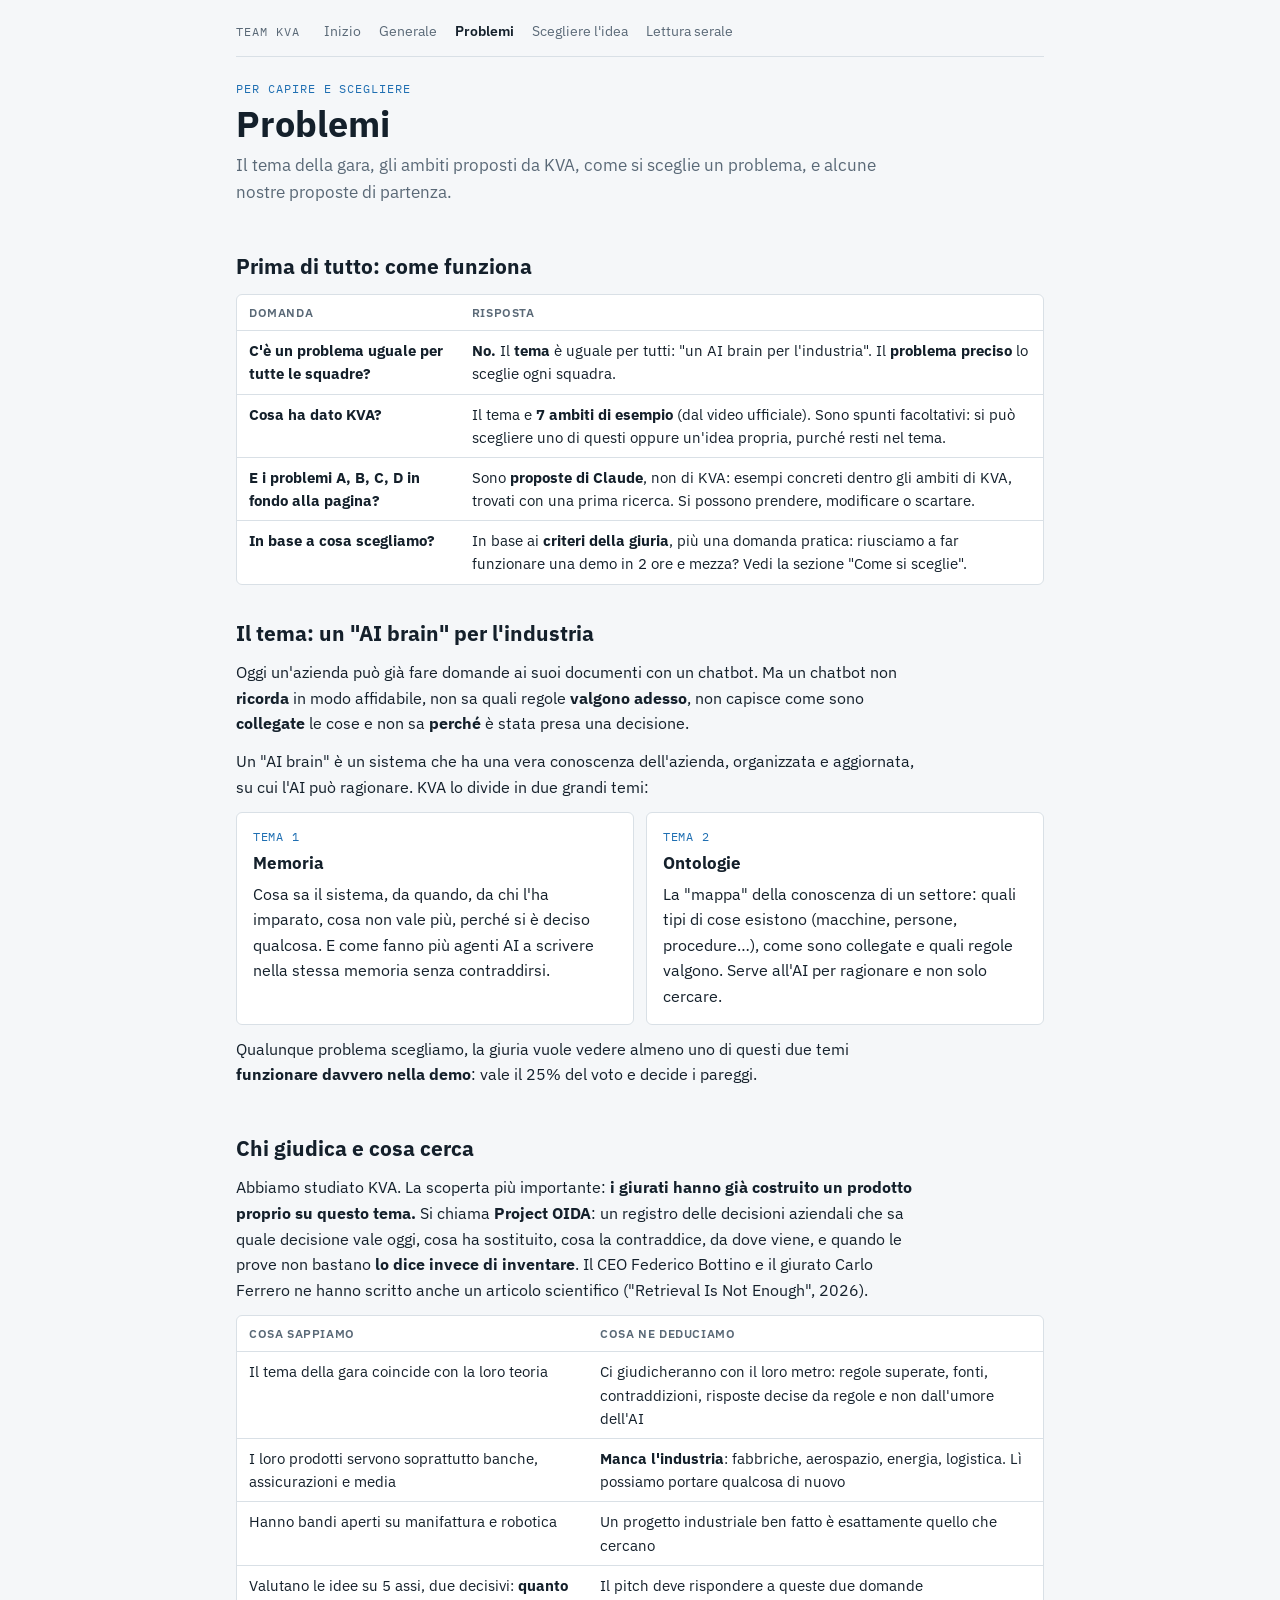
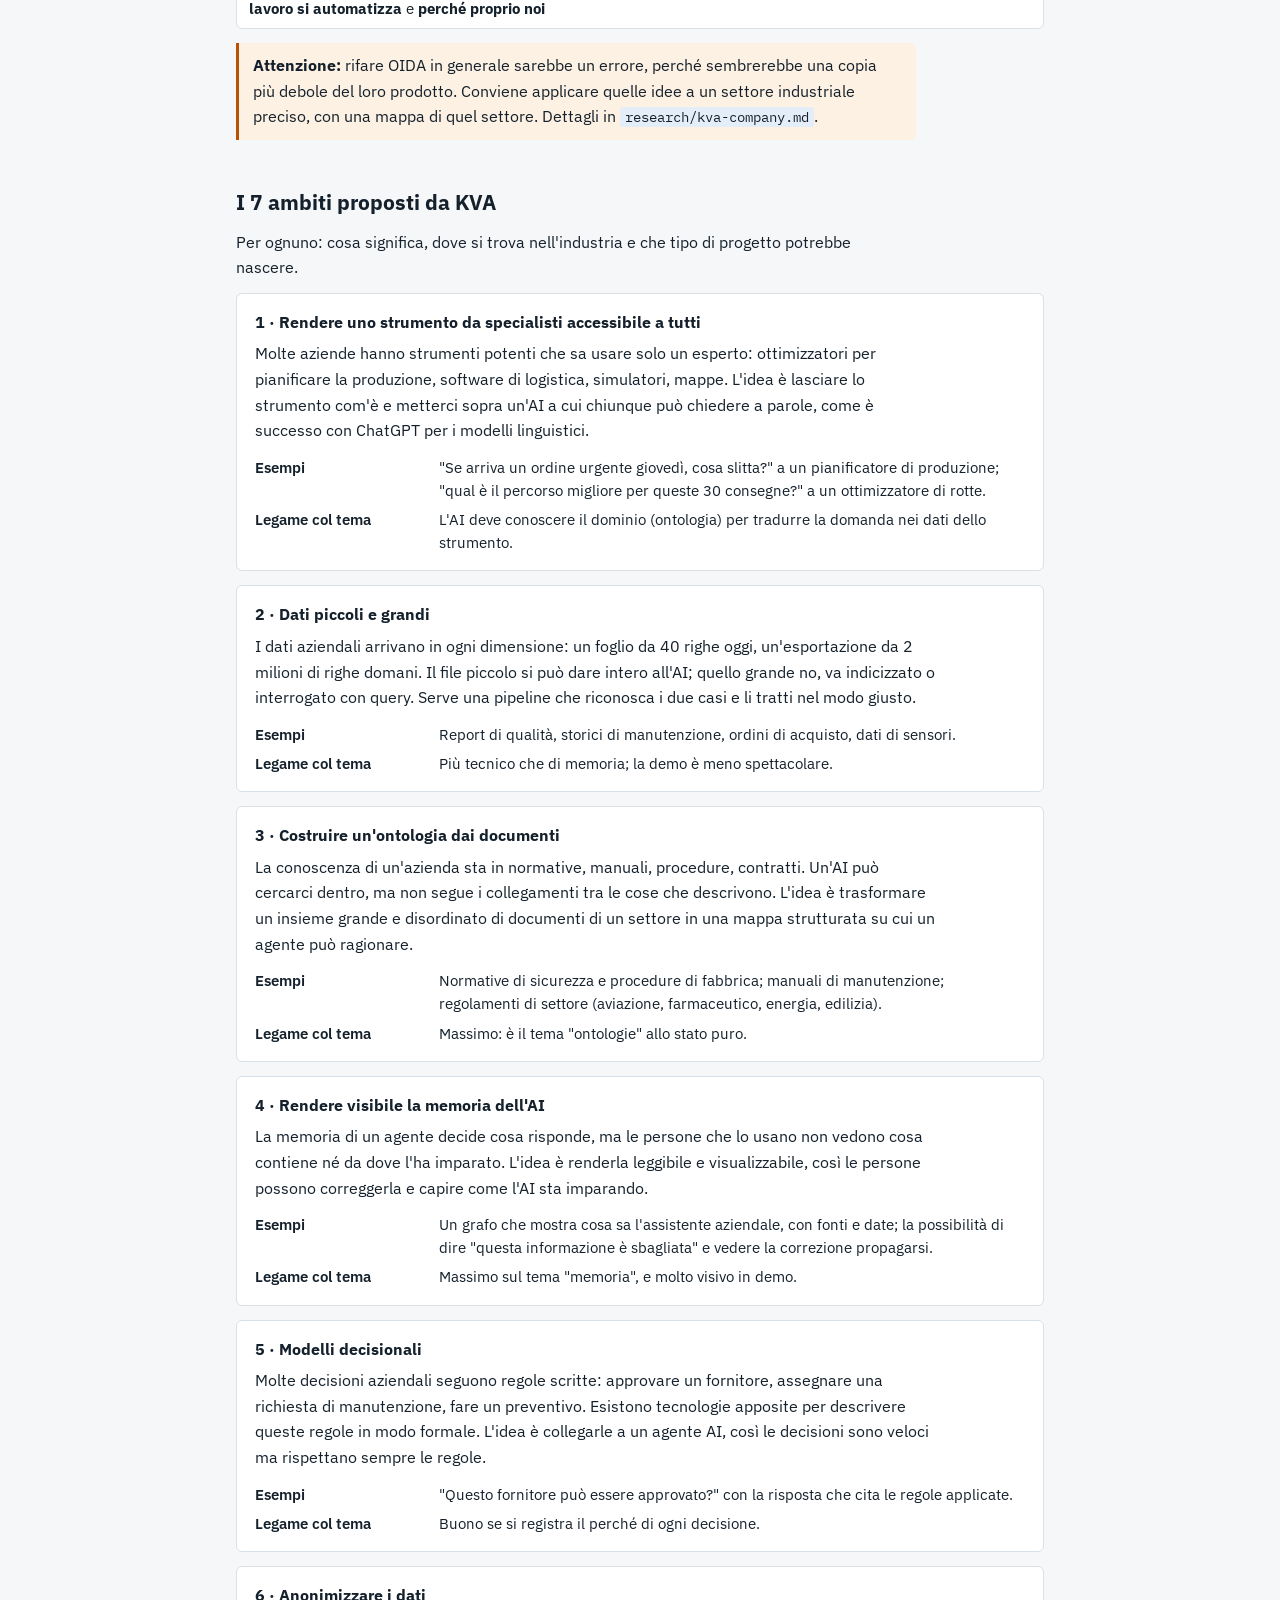
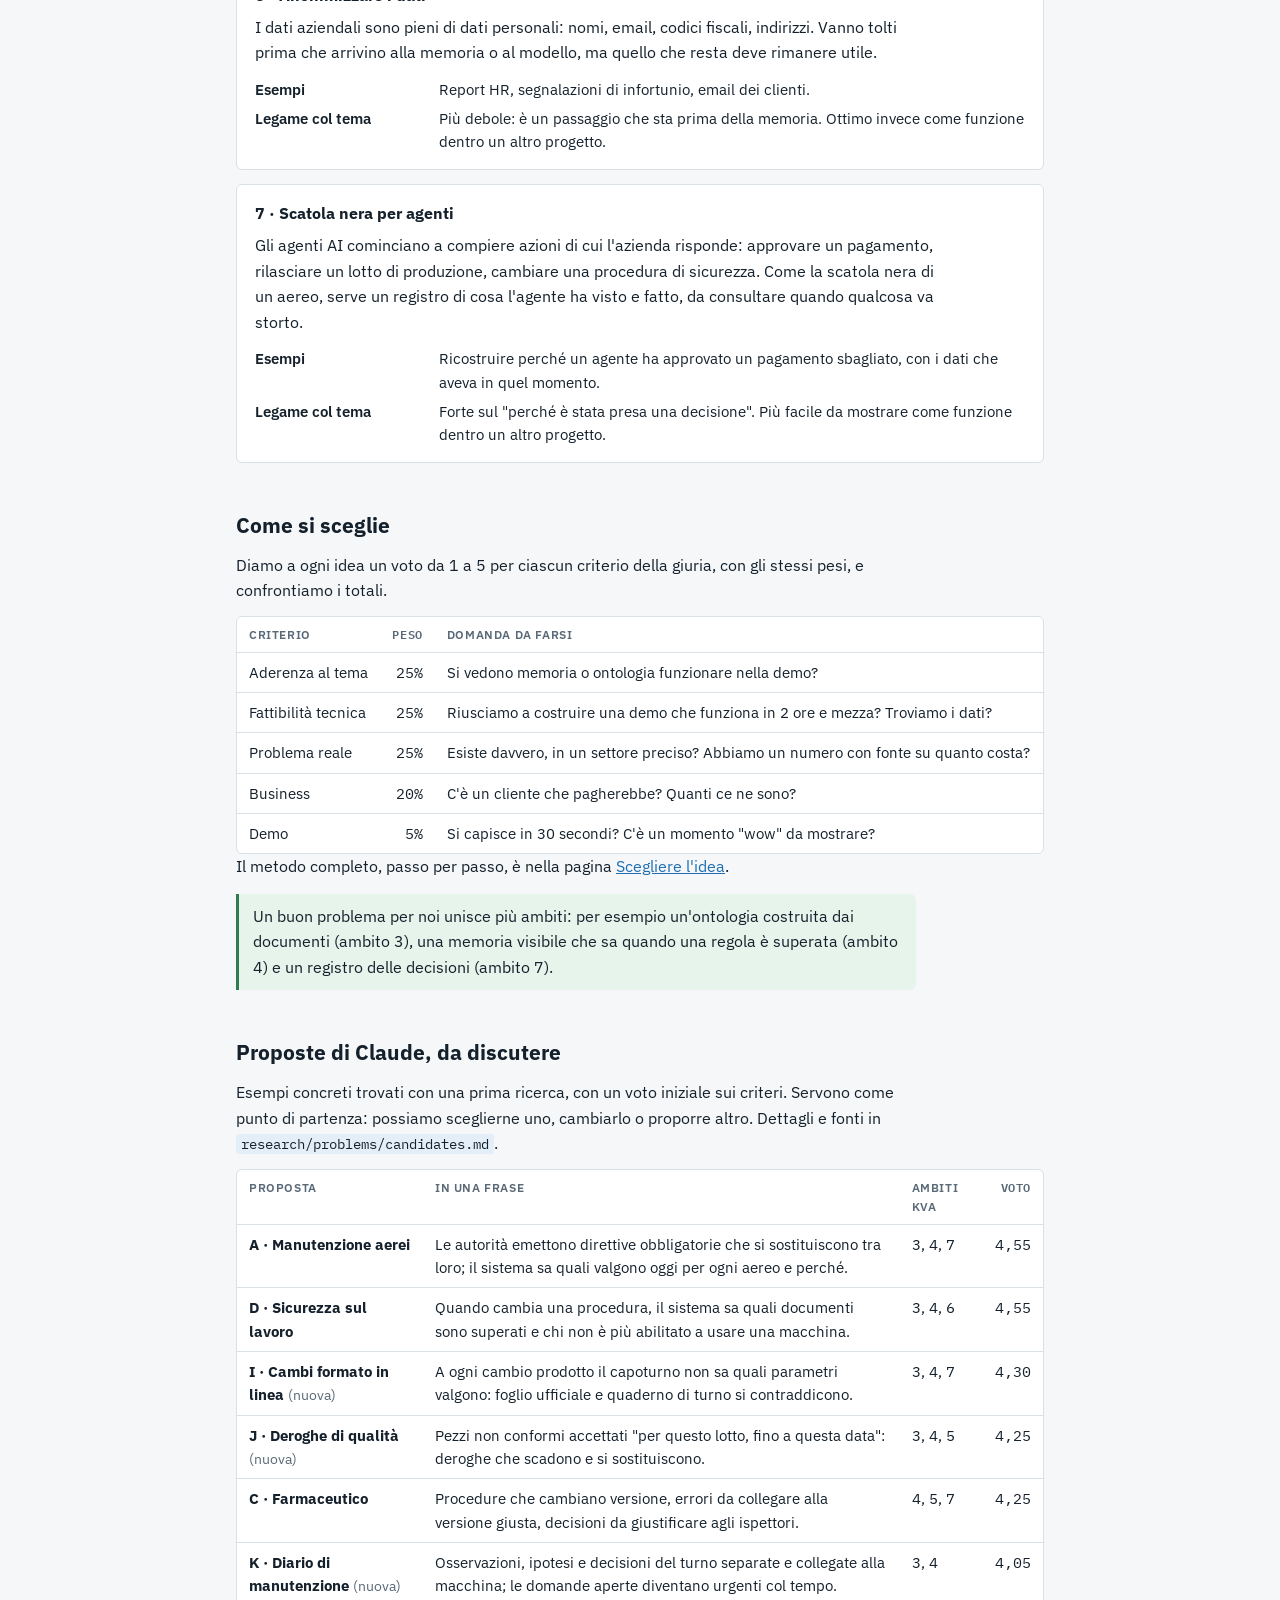
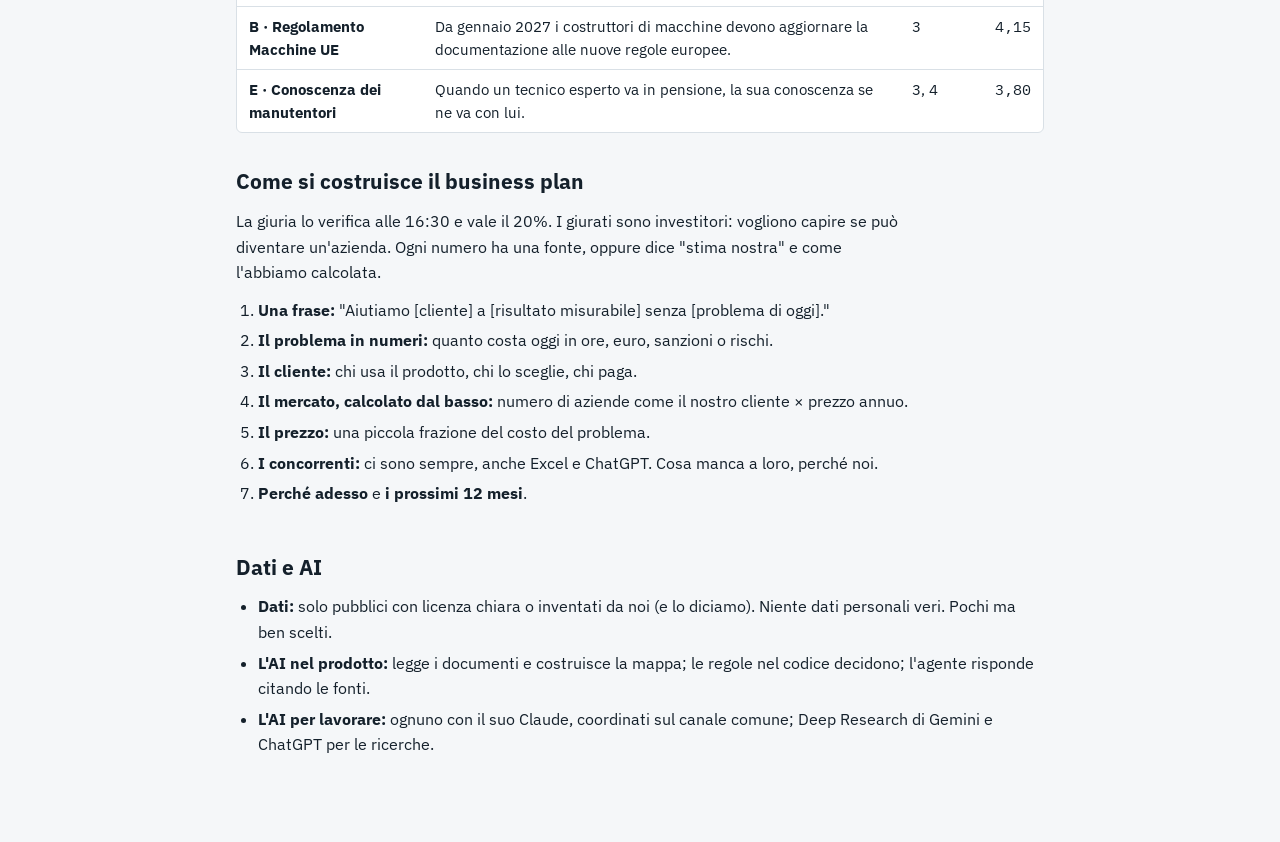
<file: docs/site/problemi.html>
<!doctype html>
<html lang="it">
<head>
<meta charset="utf-8">
<meta name="viewport" content="width=device-width, initial-scale=1, viewport-fit=cover">
<title>Problemi · Team KVA</title>
<link rel="stylesheet" href="https://fonts.googleapis.com/css2?family=IBM+Plex+Mono:wght@400;600&family=IBM+Plex+Sans:wght@400;500;600;700&display=swap">
<link rel="stylesheet" href="styles.css">
</head>
<body>
<div class="wrap">
  <nav class="top"><span class="brand">Team KVA</span><a href="index.html">Inizio</a><a href="generale.html">Generale</a><a href="problemi.html" aria-current="page">Problemi</a><a href="metodo.html">Scegliere l'idea</a><a href="lettura.html">Lettura serale</a></nav>
  <div class="eyebrow">Per capire e scegliere</div>
  <h1>Problemi</h1>
  <p class="lede">Il tema della gara, gli ambiti proposti da KVA, come si sceglie un problema, e alcune nostre proposte di partenza.</p>

  <section>
    <h2>Prima di tutto: come funziona</h2>
    <div class="tbl"><table>
      <tr><th>Domanda</th><th>Risposta</th></tr>
      <tr><td><b>C'è un problema uguale per tutte le squadre?</b></td><td><b>No.</b> Il <b>tema</b> è uguale per tutti: "un AI brain per l'industria". Il <b>problema preciso</b> lo sceglie ogni squadra.</td></tr>
      <tr><td><b>Cosa ha dato KVA?</b></td><td>Il tema e <b>7 ambiti di esempio</b> (dal video ufficiale). Sono spunti facoltativi: si può scegliere uno di questi oppure un'idea propria, purché resti nel tema.</td></tr>
      <tr><td><b>E i problemi A, B, C, D in fondo alla pagina?</b></td><td>Sono <b>proposte di Claude</b>, non di KVA: esempi concreti dentro gli ambiti di KVA, trovati con una prima ricerca. Si possono prendere, modificare o scartare.</td></tr>
      <tr><td><b>In base a cosa scegliamo?</b></td><td>In base ai <b>criteri della giuria</b>, più una domanda pratica: riusciamo a far funzionare una demo in 2 ore e mezza? Vedi la sezione "Come si sceglie".</td></tr>
    </table></div>
  </section>

  <section>
    <h2>Il tema: un "AI brain" per l'industria</h2>
    <p>Oggi un'azienda può già fare domande ai suoi documenti con un chatbot. Ma un chatbot non <b>ricorda</b> in modo affidabile, non sa quali regole <b>valgono adesso</b>, non capisce come sono <b>collegate</b> le cose e non sa <b>perché</b> è stata presa una decisione.</p>
    <p>Un "AI brain" è un sistema che ha una vera conoscenza dell'azienda, organizzata e aggiornata, su cui l'AI può ragionare. KVA lo divide in due grandi temi:</p>
    <div class="grid3">
      <div class="card"><span class="role">Tema 1</span><b>Memoria</b><span>Cosa sa il sistema, da quando, da chi l'ha imparato, cosa non vale più, perché si è deciso qualcosa. E come fanno più agenti AI a scrivere nella stessa memoria senza contraddirsi.</span></div>
      <div class="card"><span class="role">Tema 2</span><b>Ontologie</b><span>La "mappa" della conoscenza di un settore: quali tipi di cose esistono (macchine, persone, procedure…), come sono collegate e quali regole valgono. Serve all'AI per ragionare e non solo cercare.</span></div>
    </div>
    <p>Qualunque problema scegliamo, la giuria vuole vedere almeno uno di questi due temi <b>funzionare davvero nella demo</b>: vale il 25% del voto e decide i pareggi.</p>
  </section>

  <section>
    <h2>Chi giudica e cosa cerca</h2>
    <p>Abbiamo studiato KVA. La scoperta più importante: <b>i giurati hanno già costruito un prodotto proprio su questo tema.</b> Si chiama <b>Project OIDA</b>: un registro delle decisioni aziendali che sa quale decisione vale oggi, cosa ha sostituito, cosa la contraddice, da dove viene, e quando le prove non bastano <b>lo dice invece di inventare</b>. Il CEO Federico Bottino e il giurato Carlo Ferrero ne hanno scritto anche un articolo scientifico ("Retrieval Is Not Enough", 2026).</p>
    <div class="tbl"><table>
      <tr><th>Cosa sappiamo</th><th>Cosa ne deduciamo</th></tr>
      <tr><td>Il tema della gara coincide con la loro teoria</td><td>Ci giudicheranno con il loro metro: regole superate, fonti, contraddizioni, risposte decise da regole e non dall'umore dell'AI</td></tr>
      <tr><td>I loro prodotti servono soprattutto banche, assicurazioni e media</td><td><b>Manca l'industria</b>: fabbriche, aerospazio, energia, logistica. Lì possiamo portare qualcosa di nuovo</td></tr>
      <tr><td>Hanno bandi aperti su manifattura e robotica</td><td>Un progetto industriale ben fatto è esattamente quello che cercano</td></tr>
      <tr><td>Valutano le idee su 5 assi, due decisivi: <b>quanto lavoro si automatizza</b> e <b>perché proprio noi</b></td><td>Il pitch deve rispondere a queste due domande</td></tr>
    </table></div>
    <p class="note"><b>Attenzione:</b> rifare OIDA in generale sarebbe un errore, perché sembrerebbe una copia più debole del loro prodotto. Conviene applicare quelle idee a un settore industriale preciso, con una mappa di quel settore. Dettagli in <code>research/kva-company.md</code>.</p>
  </section>

  <section>
    <h2>I 7 ambiti proposti da KVA</h2>
    <p>Per ognuno: cosa significa, dove si trova nell'industria e che tipo di progetto potrebbe nascere.</p>

    <div class="prob">
      <h3>1 · Rendere uno strumento da specialisti accessibile a tutti</h3>
      <p>Molte aziende hanno strumenti potenti che sa usare solo un esperto: ottimizzatori per pianificare la produzione, software di logistica, simulatori, mappe. L'idea è lasciare lo strumento com'è e metterci sopra un'AI a cui chiunque può chiedere a parole, come è successo con ChatGPT per i modelli linguistici.</p>
      <dl class="kv"><dt>Esempi</dt><dd>"Se arriva un ordine urgente giovedì, cosa slitta?" a un pianificatore di produzione; "qual è il percorso migliore per queste 30 consegne?" a un ottimizzatore di rotte.</dd><dt>Legame col tema</dt><dd>L'AI deve conoscere il dominio (ontologia) per tradurre la domanda nei dati dello strumento.</dd></dl>
    </div>

    <div class="prob">
      <h3>2 · Dati piccoli e grandi</h3>
      <p>I dati aziendali arrivano in ogni dimensione: un foglio da 40 righe oggi, un'esportazione da 2 milioni di righe domani. Il file piccolo si può dare intero all'AI; quello grande no, va indicizzato o interrogato con query. Serve una pipeline che riconosca i due casi e li tratti nel modo giusto.</p>
      <dl class="kv"><dt>Esempi</dt><dd>Report di qualità, storici di manutenzione, ordini di acquisto, dati di sensori.</dd><dt>Legame col tema</dt><dd>Più tecnico che di memoria; la demo è meno spettacolare.</dd></dl>
    </div>

    <div class="prob">
      <h3>3 · Costruire un'ontologia dai documenti</h3>
      <p>La conoscenza di un'azienda sta in normative, manuali, procedure, contratti. Un'AI può cercarci dentro, ma non segue i collegamenti tra le cose che descrivono. L'idea è trasformare un insieme grande e disordinato di documenti di un settore in una mappa strutturata su cui un agente può ragionare.</p>
      <dl class="kv"><dt>Esempi</dt><dd>Normative di sicurezza e procedure di fabbrica; manuali di manutenzione; regolamenti di settore (aviazione, farmaceutico, energia, edilizia).</dd><dt>Legame col tema</dt><dd>Massimo: è il tema "ontologie" allo stato puro.</dd></dl>
    </div>

    <div class="prob">
      <h3>4 · Rendere visibile la memoria dell'AI</h3>
      <p>La memoria di un agente decide cosa risponde, ma le persone che lo usano non vedono cosa contiene né da dove l'ha imparato. L'idea è renderla leggibile e visualizzabile, così le persone possono correggerla e capire come l'AI sta imparando.</p>
      <dl class="kv"><dt>Esempi</dt><dd>Un grafo che mostra cosa sa l'assistente aziendale, con fonti e date; la possibilità di dire "questa informazione è sbagliata" e vedere la correzione propagarsi.</dd><dt>Legame col tema</dt><dd>Massimo sul tema "memoria", e molto visivo in demo.</dd></dl>
    </div>

    <div class="prob">
      <h3>5 · Modelli decisionali</h3>
      <p>Molte decisioni aziendali seguono regole scritte: approvare un fornitore, assegnare una richiesta di manutenzione, fare un preventivo. Esistono tecnologie apposite per descrivere queste regole in modo formale. L'idea è collegarle a un agente AI, così le decisioni sono veloci ma rispettano sempre le regole.</p>
      <dl class="kv"><dt>Esempi</dt><dd>"Questo fornitore può essere approvato?" con la risposta che cita le regole applicate.</dd><dt>Legame col tema</dt><dd>Buono se si registra il perché di ogni decisione.</dd></dl>
    </div>

    <div class="prob">
      <h3>6 · Anonimizzare i dati</h3>
      <p>I dati aziendali sono pieni di dati personali: nomi, email, codici fiscali, indirizzi. Vanno tolti prima che arrivino alla memoria o al modello, ma quello che resta deve rimanere utile.</p>
      <dl class="kv"><dt>Esempi</dt><dd>Report HR, segnalazioni di infortunio, email dei clienti.</dd><dt>Legame col tema</dt><dd>Più debole: è un passaggio che sta prima della memoria. Ottimo invece come funzione dentro un altro progetto.</dd></dl>
    </div>

    <div class="prob">
      <h3>7 · Scatola nera per agenti</h3>
      <p>Gli agenti AI cominciano a compiere azioni di cui l'azienda risponde: approvare un pagamento, rilasciare un lotto di produzione, cambiare una procedura di sicurezza. Come la scatola nera di un aereo, serve un registro di cosa l'agente ha visto e fatto, da consultare quando qualcosa va storto.</p>
      <dl class="kv"><dt>Esempi</dt><dd>Ricostruire perché un agente ha approvato un pagamento sbagliato, con i dati che aveva in quel momento.</dd><dt>Legame col tema</dt><dd>Forte sul "perché è stata presa una decisione". Più facile da mostrare come funzione dentro un altro progetto.</dd></dl>
    </div>
  </section>

  <section>
    <h2>Come si sceglie</h2>
    <p>Diamo a ogni idea un voto da 1 a 5 per ciascun criterio della giuria, con gli stessi pesi, e confrontiamo i totali.</p>
    <div class="tbl"><table>
      <tr><th>Criterio</th><th class="num">Peso</th><th>Domanda da farsi</th></tr>
      <tr><td>Aderenza al tema</td><td class="num">25%</td><td>Si vedono memoria o ontologia funzionare nella demo?</td></tr>
      <tr><td>Fattibilità tecnica</td><td class="num">25%</td><td>Riusciamo a costruire una demo che funziona in 2 ore e mezza? Troviamo i dati?</td></tr>
      <tr><td>Problema reale</td><td class="num">25%</td><td>Esiste davvero, in un settore preciso? Abbiamo un numero con fonte su quanto costa?</td></tr>
      <tr><td>Business</td><td class="num">20%</td><td>C'è un cliente che pagherebbe? Quanti ce ne sono?</td></tr>
      <tr><td>Demo</td><td class="num">5%</td><td>Si capisce in 30 secondi? C'è un momento "wow" da mostrare?</td></tr>
    </table></div>
    <p>Il metodo completo, passo per passo, è nella pagina <a href="metodo.html">Scegliere l'idea</a>.</p>
    <p class="tip">Un buon problema per noi unisce più ambiti: per esempio un'ontologia costruita dai documenti (ambito 3), una memoria visibile che sa quando una regola è superata (ambito 4) e un registro delle decisioni (ambito 7).</p>
  </section>

  <section>
    <h2>Proposte di Claude, da discutere</h2>
    <p>Esempi concreti trovati con una prima ricerca, con un voto iniziale sui criteri. Servono come punto di partenza: possiamo sceglierne uno, cambiarlo o proporre altro. Dettagli e fonti in <code>research/problems/candidates.md</code>.</p>
    <div class="tbl"><table>
      <tr><th>Proposta</th><th>In una frase</th><th>Ambiti KVA</th><th class="num">Voto</th></tr>
      <tr><td><b>A · Manutenzione aerei</b></td><td>Le autorità emettono direttive obbligatorie che si sostituiscono tra loro; il sistema sa quali valgono oggi per ogni aereo e perché.</td><td>3, 4, 7</td><td class="num">4,55</td></tr>
      <tr><td><b>D · Sicurezza sul lavoro</b></td><td>Quando cambia una procedura, il sistema sa quali documenti sono superati e chi non è più abilitato a usare una macchina.</td><td>3, 4, 6</td><td class="num">4,55</td></tr>
      <tr><td><b>I · Cambi formato in linea</b> <span class="muted">(nuova)</span></td><td>A ogni cambio prodotto il capoturno non sa quali parametri valgono: foglio ufficiale e quaderno di turno si contraddicono.</td><td>3, 4, 7</td><td class="num">4,30</td></tr>
      <tr><td><b>J · Deroghe di qualità</b> <span class="muted">(nuova)</span></td><td>Pezzi non conformi accettati "per questo lotto, fino a questa data": deroghe che scadono e si sostituiscono.</td><td>3, 4, 5</td><td class="num">4,25</td></tr>
      <tr><td><b>C · Farmaceutico</b></td><td>Procedure che cambiano versione, errori da collegare alla versione giusta, decisioni da giustificare agli ispettori.</td><td>4, 5, 7</td><td class="num">4,25</td></tr>
      <tr><td><b>K · Diario di manutenzione</b> <span class="muted">(nuova)</span></td><td>Osservazioni, ipotesi e decisioni del turno separate e collegate alla macchina; le domande aperte diventano urgenti col tempo.</td><td>3, 4</td><td class="num">4,05</td></tr>
      <tr><td><b>B · Regolamento Macchine UE</b></td><td>Da gennaio 2027 i costruttori di macchine devono aggiornare la documentazione alle nuove regole europee.</td><td>3</td><td class="num">4,15</td></tr>
      <tr><td><b>E · Conoscenza dei manutentori</b></td><td>Quando un tecnico esperto va in pensione, la sua conoscenza se ne va con lui.</td><td>3, 4</td><td class="num">3,80</td></tr>
    </table></div>
  </section>

  <section>
    <h2>Come si costruisce il business plan</h2>
    <p>La giuria lo verifica alle 16:30 e vale il 20%. I giurati sono investitori: vogliono capire se può diventare un'azienda. Ogni numero ha una fonte, oppure dice "stima nostra" e come l'abbiamo calcolata.</p>
    <ol>
      <li><b>Una frase:</b> "Aiutiamo [cliente] a [risultato misurabile] senza [problema di oggi]."</li>
      <li><b>Il problema in numeri:</b> quanto costa oggi in ore, euro, sanzioni o rischi.</li>
      <li><b>Il cliente:</b> chi usa il prodotto, chi lo sceglie, chi paga.</li>
      <li><b>Il mercato, calcolato dal basso:</b> numero di aziende come il nostro cliente × prezzo annuo.</li>
      <li><b>Il prezzo:</b> una piccola frazione del costo del problema.</li>
      <li><b>I concorrenti:</b> ci sono sempre, anche Excel e ChatGPT. Cosa manca a loro, perché noi.</li>
      <li><b>Perché adesso</b> e <b>i prossimi 12 mesi</b>.</li>
    </ol>
  </section>

  <section>
    <h2>Dati e AI</h2>
    <ul>
      <li><b>Dati:</b> solo pubblici con licenza chiara o inventati da noi (e lo diciamo). Niente dati personali veri. Pochi ma ben scelti.</li>
      <li><b>L'AI nel prodotto:</b> legge i documenti e costruisce la mappa; le regole nel codice decidono; l'agente risponde citando le fonti.</li>
      <li><b>L'AI per lavorare:</b> ognuno con il suo Claude, coordinati sul canale comune; Deep Research di Gemini e ChatGPT per le ricerche.</li>
    </ul>
  </section>
</div>
</body>
</html>
</file>
<file: docs/site/styles.css>
/* Shared look for the KVA team site: one reading column, tables for anything with times */
:root{
  --bg:#f5f7f9; --surface:#ffffff; --fg:#14202b; --muted:#5a6977; --line:#d9e0e6;
  --accent:#1f6fb2; --accent-soft:#e3eef8; --warn:#b45309; --warn-soft:#fdf1e3; --ok:#2f7d4f; --ok-soft:#e6f4ec;
  --sans:"IBM Plex Sans",system-ui,-apple-system,"Segoe UI",sans-serif;
  --mono:"IBM Plex Mono",ui-monospace,"SFMono-Regular",Menlo,Consolas,monospace;
  color-scheme:light;
}
@media (prefers-color-scheme: dark){:root:not([data-theme="light"]){
  --bg:#0e1419; --surface:#151d24; --fg:#e4ebf1; --muted:#93a3b1; --line:#26323d;
  --accent:#5aa9e6; --accent-soft:#16283a; --warn:#f0a35a; --warn-soft:#2c2116; --ok:#6cc391; --ok-soft:#15281d; color-scheme:dark}}
:root[data-theme="dark"]{
  --bg:#0e1419; --surface:#151d24; --fg:#e4ebf1; --muted:#93a3b1; --line:#26323d;
  --accent:#5aa9e6; --accent-soft:#16283a; --warn:#f0a35a; --warn-soft:#2c2116; --ok:#6cc391; --ok-soft:#15281d; color-scheme:dark}
*{box-sizing:border-box}
html,body{margin:0}
body{background:var(--bg);color:var(--fg);font-family:var(--sans);font-size:16px;line-height:1.6}
.wrap{max-width:840px;margin:0 auto;padding-left:max(16px,env(safe-area-inset-left,0px));padding-right:max(16px,env(safe-area-inset-right,0px));padding-block:20px 72px}
nav.top{display:flex;flex-wrap:wrap;gap:6px 18px;align-items:center;padding-bottom:14px;margin-bottom:22px;border-bottom:1px solid var(--line);font-size:14px}
nav.top .brand{font-family:var(--mono);font-size:12px;letter-spacing:.08em;text-transform:uppercase;color:var(--muted);margin-right:6px}
nav.top a{color:var(--muted);text-decoration:none}
nav.top a[aria-current="page"]{color:var(--fg);font-weight:600}
nav.top a:hover{color:var(--accent)}
.eyebrow{font-family:var(--mono);font-size:12px;letter-spacing:.08em;text-transform:uppercase;color:var(--accent)}
h1{font-size:clamp(27px,5vw,36px);line-height:1.15;margin:4px 0 8px;text-wrap:balance}
h2{font-size:21px;margin:0 0 10px;text-wrap:balance}
h3{font-size:16px;margin:16px 0 6px}
p{margin:0 0 12px;max-width:68ch}
ul,ol{margin:0 0 12px;padding-left:22px}
li{margin-bottom:5px}
a{color:var(--accent)}
a:focus-visible{outline:2px solid var(--accent);outline-offset:2px}
.lede{color:var(--muted);font-size:17px}
.goal{background:var(--fg);color:var(--bg);padding:14px 18px;border-radius:6px;margin:14px 0 0}
.goal b{font-size:19px}
section{padding-top:32px}
.tbl{overflow-x:auto;border:1px solid var(--line);border-radius:6px;background:var(--surface)}
table{border-collapse:collapse;width:100%;font-size:14.5px}
th,td{text-align:left;padding:8px 12px;border-bottom:1px solid var(--line);vertical-align:top}
tr:last-child td{border-bottom:0}
th{font-weight:600;font-size:12px;letter-spacing:.05em;text-transform:uppercase;color:var(--muted)}
td.num,th.num{text-align:right;font-family:var(--mono);font-variant-numeric:tabular-nums}
td.time{font-family:var(--mono);white-space:nowrap;font-variant-numeric:tabular-nums}
tr.hot td{background:var(--accent-soft)}
tr.food td{background:var(--ok-soft)}
.bar{height:6px;background:var(--accent);border-radius:3px}
.note{border-left:3px solid var(--warn);background:var(--warn-soft);padding:10px 14px;border-radius:0 6px 6px 0;margin:14px 0}
.tip{border-left:3px solid var(--ok);background:var(--ok-soft);padding:10px 14px;border-radius:0 6px 6px 0;margin:14px 0}
.grid3{display:grid;grid-template-columns:repeat(auto-fit,minmax(180px,1fr));gap:12px;margin-bottom:12px}
.card{background:var(--surface);border:1px solid var(--line);border-radius:6px;padding:14px 16px;display:grid;gap:4px;align-content:start;min-width:0}
.card .role{font-family:var(--mono);font-size:12px;color:var(--accent);text-transform:uppercase;letter-spacing:.06em}
.card b{font-size:17px}
a.card{text-decoration:none;color:var(--fg)}
a.card:hover{border-color:var(--accent)}
a.card .go{color:var(--accent);font-size:14px}
ol.steps{list-style:none;padding:0;counter-reset:s;display:grid;gap:10px}
ol.steps>li{counter-increment:s;display:grid;grid-template-columns:30px 1fr;gap:10px;background:var(--surface);border:1px solid var(--line);border-radius:6px;padding:12px 14px;margin:0}
ol.steps>li::before{content:counter(s);font-family:var(--mono);color:var(--accent);font-weight:600}
ol.steps>li>div{min-width:0}
.who{font-family:var(--mono);font-size:12px;color:var(--muted)}
.prob{background:var(--surface);border:1px solid var(--line);border-radius:6px;padding:16px 18px;margin-bottom:14px}
.prob h3{margin-top:0}
.score{font-family:var(--mono);font-size:13px;color:var(--muted)}
dl.kv{display:grid;grid-template-columns:minmax(110px,170px) 1fr;gap:6px 14px;margin:8px 0 0}
dl.kv dt{font-weight:600;font-size:14.5px}
dl.kv dd{margin:0;min-width:0;font-size:14.5px}
@media (max-width:540px){dl.kv{grid-template-columns:1fr}dl.kv dd{margin-bottom:6px}}
code{font-family:var(--mono);font-size:.88em;background:var(--accent-soft);padding:1px 5px;border-radius:3px}
pre{font-family:var(--mono);font-size:13px;line-height:1.5;background:var(--surface);border:1px solid var(--line);border-radius:6px;padding:12px 14px;overflow-x:auto;margin:0 0 12px}
.flow{display:flex;flex-wrap:wrap;gap:8px;align-items:center;margin:10px 0 14px}
.flow span{background:var(--surface);border:1px solid var(--line);border-radius:4px;padding:6px 10px;font-size:14px}
.flow i{color:var(--muted);font-style:normal}
footer{margin-top:44px;padding-top:14px;border-top:1px solid var(--line);font-size:14px;color:var(--muted)}
@media (prefers-reduced-motion:reduce){*{scroll-behavior:auto!important}}
.muted{color:var(--muted);font-size:13.5px;font-weight:400}
</file>
